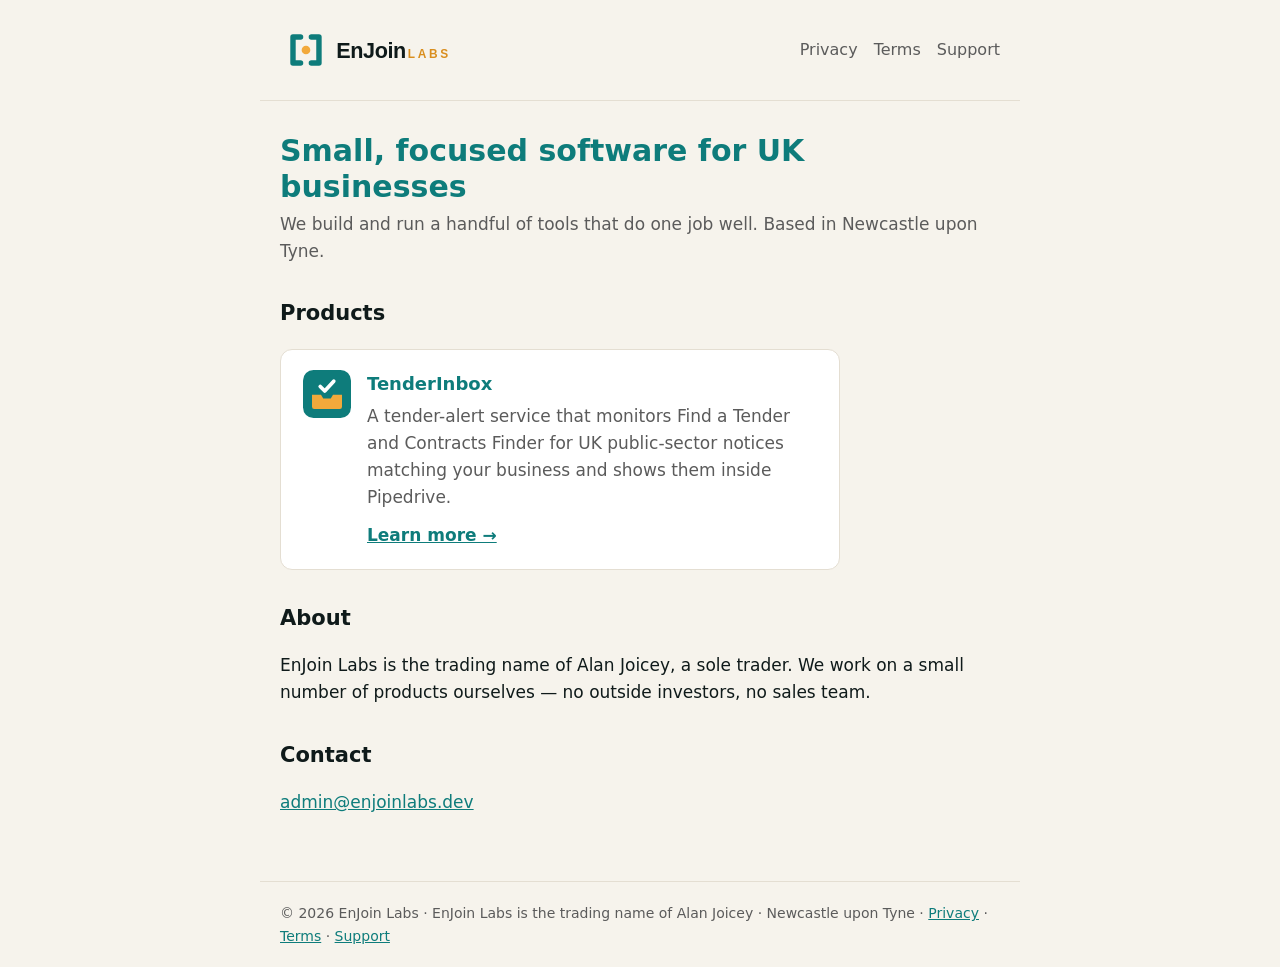
<file: index.html>
<!doctype html>
<html lang="en-GB">
<head>
<meta charset="utf-8">
<meta name="viewport" content="width=device-width,initial-scale=1">
<title>EnJoin Labs — small, focused software for UK businesses</title>
<meta name="description" content="EnJoin Labs builds small, focused software for UK businesses. Based in Newcastle upon Tyne. Our first product is TenderInbox, a tender-alert service for Pipedrive.">
<link rel="stylesheet" href="/site.css">
<link rel="icon" href="/assets/brand/enjoinlabs/favicon.ico" sizes="any">
<link rel="icon" href="/assets/brand/enjoinlabs/enjoinlabs-icon.svg" type="image/svg+xml">
<link rel="apple-touch-icon" href="/assets/brand/enjoinlabs/apple-touch-icon.png">
<meta property="og:type" content="website">
<meta property="og:site_name" content="EnJoin Labs">
<meta property="og:title" content="EnJoin Labs — small, focused software for UK businesses">
<meta property="og:description" content="Small, focused software for UK businesses. Based in Newcastle upon Tyne. Our first product is TenderInbox.">
<meta property="og:url" content="https://enjoinlabs.dev/">
<meta property="og:image" content="https://enjoinlabs.dev/assets/brand/enjoinlabs/enjoinlabs-icon-512.png">
<meta name="twitter:card" content="summary">
<meta name="twitter:title" content="EnJoin Labs — small, focused software for UK businesses">
<meta name="twitter:description" content="Small, focused software for UK businesses. Based in Newcastle upon Tyne. Our first product is TenderInbox.">
<meta name="twitter:image" content="https://enjoinlabs.dev/assets/brand/enjoinlabs/enjoinlabs-icon-512.png">
</head>
<body>
<header>
  <a class="brand" href="/"><picture>
    <source srcset="/assets/brand/enjoinlabs/enjoinlabs-lockup-dark.svg" media="(prefers-color-scheme: dark)">
    <img src="/assets/brand/enjoinlabs/enjoinlabs-lockup-light.svg" alt="EnJoin Labs" class="logo">
  </picture></a>
  <nav><a href="/privacy/">Privacy</a><a href="/terms/">Terms</a><a href="/support/">Support</a></nav>
</header>
<main>
  <h1>Small, focused software for UK businesses</h1>
  <p class="lede">We build and run a handful of tools that do one job well. Based in Newcastle upon Tyne.</p>

  <h2>Products</h2>
  <div class="card">
    <img src="/assets/brand/tenderinbox/tenderinbox-icon.svg" alt="">
    <div class="card-body">
      <h3>TenderInbox</h3>
      <p>A tender-alert service that monitors Find a Tender and Contracts Finder for UK public-sector notices matching your business and shows them inside Pipedrive.</p>
      <a href="/tenderinbox/">Learn more →</a>
    </div>
  </div>

  <h2>About</h2>
  <p>EnJoin Labs is the trading name of Alan Joicey, a sole trader. We work on a small number of products ourselves — no outside investors, no sales team.</p>

  <h2>Contact</h2>
  <p><a href="mailto:admin@enjoinlabs.dev">admin@enjoinlabs.dev</a></p>
</main>
<footer>© 2026 EnJoin Labs · EnJoin Labs is the trading name of Alan Joicey · <!-- address:start -->Newcastle upon Tyne<!-- address:end --> · <a href="/privacy/">Privacy</a> · <a href="/terms/">Terms</a> · <a href="/support/">Support</a></footer>
</body>
</html>
</file>
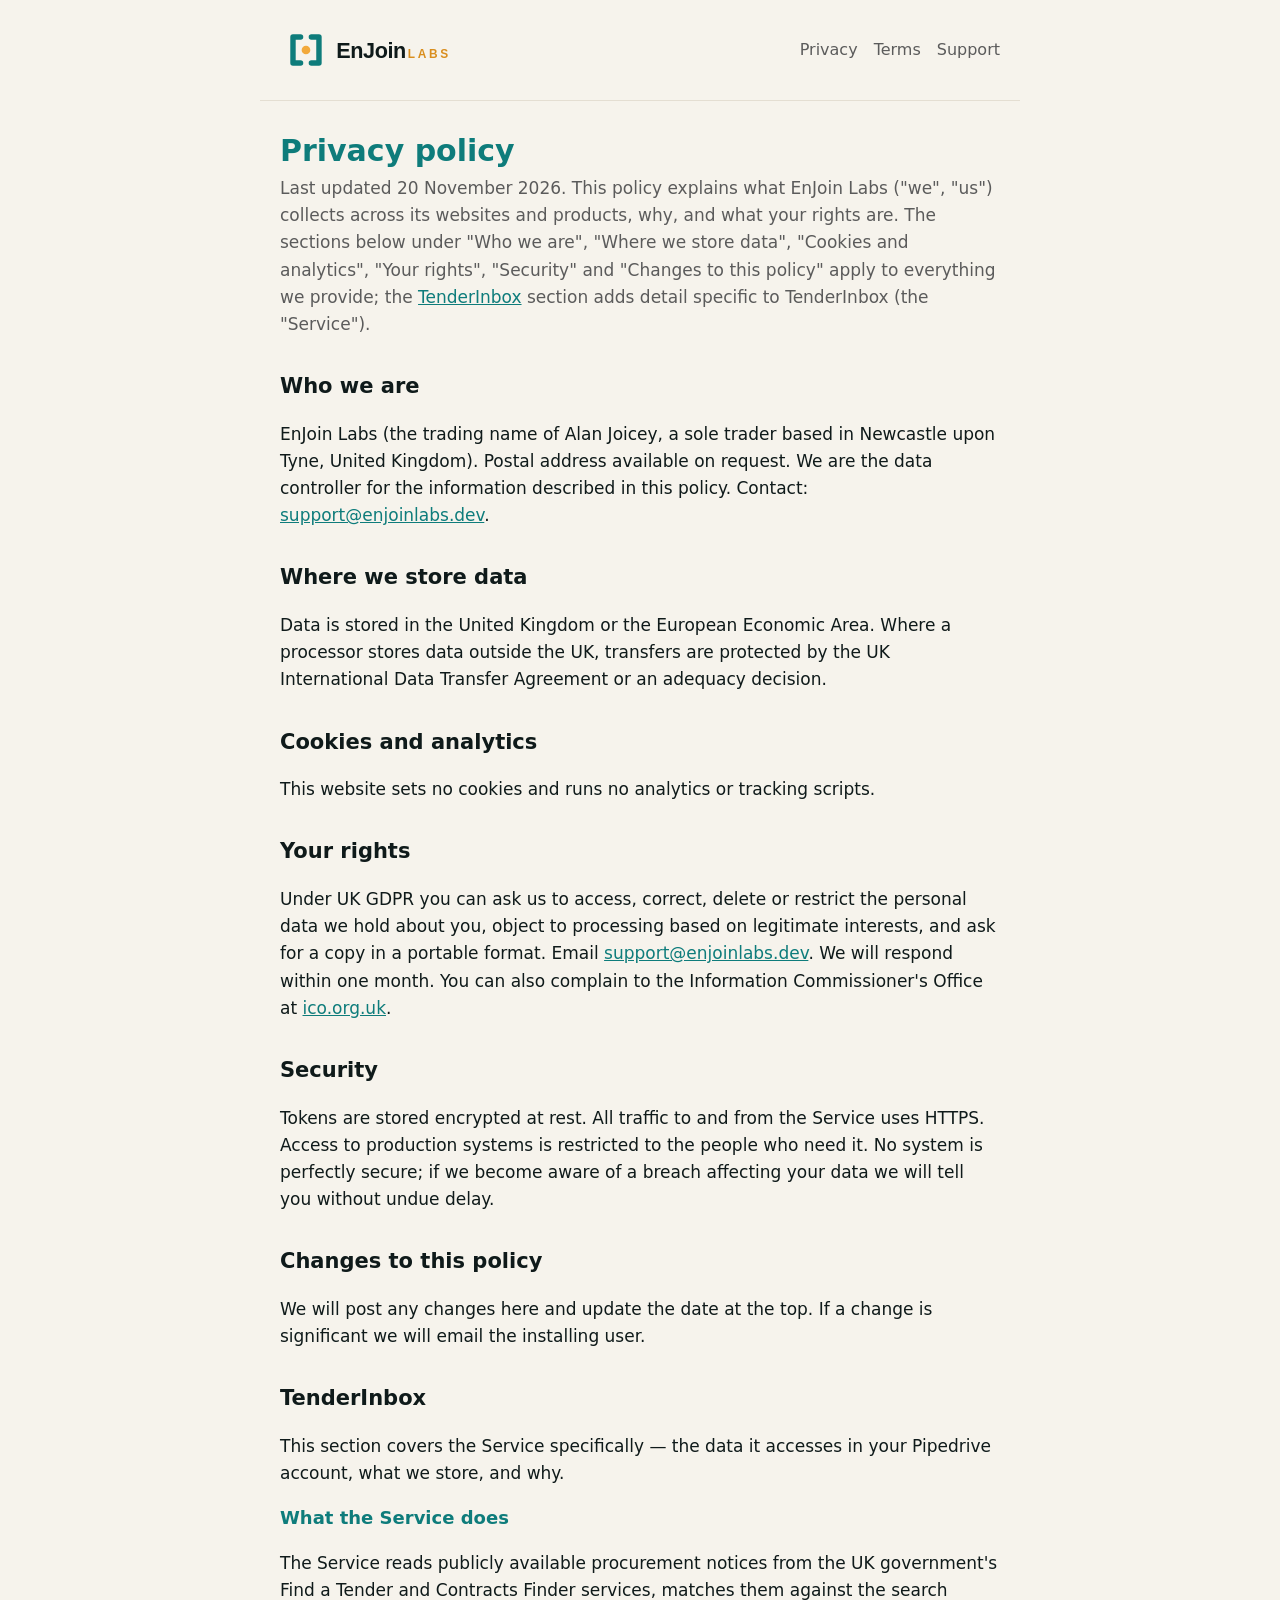
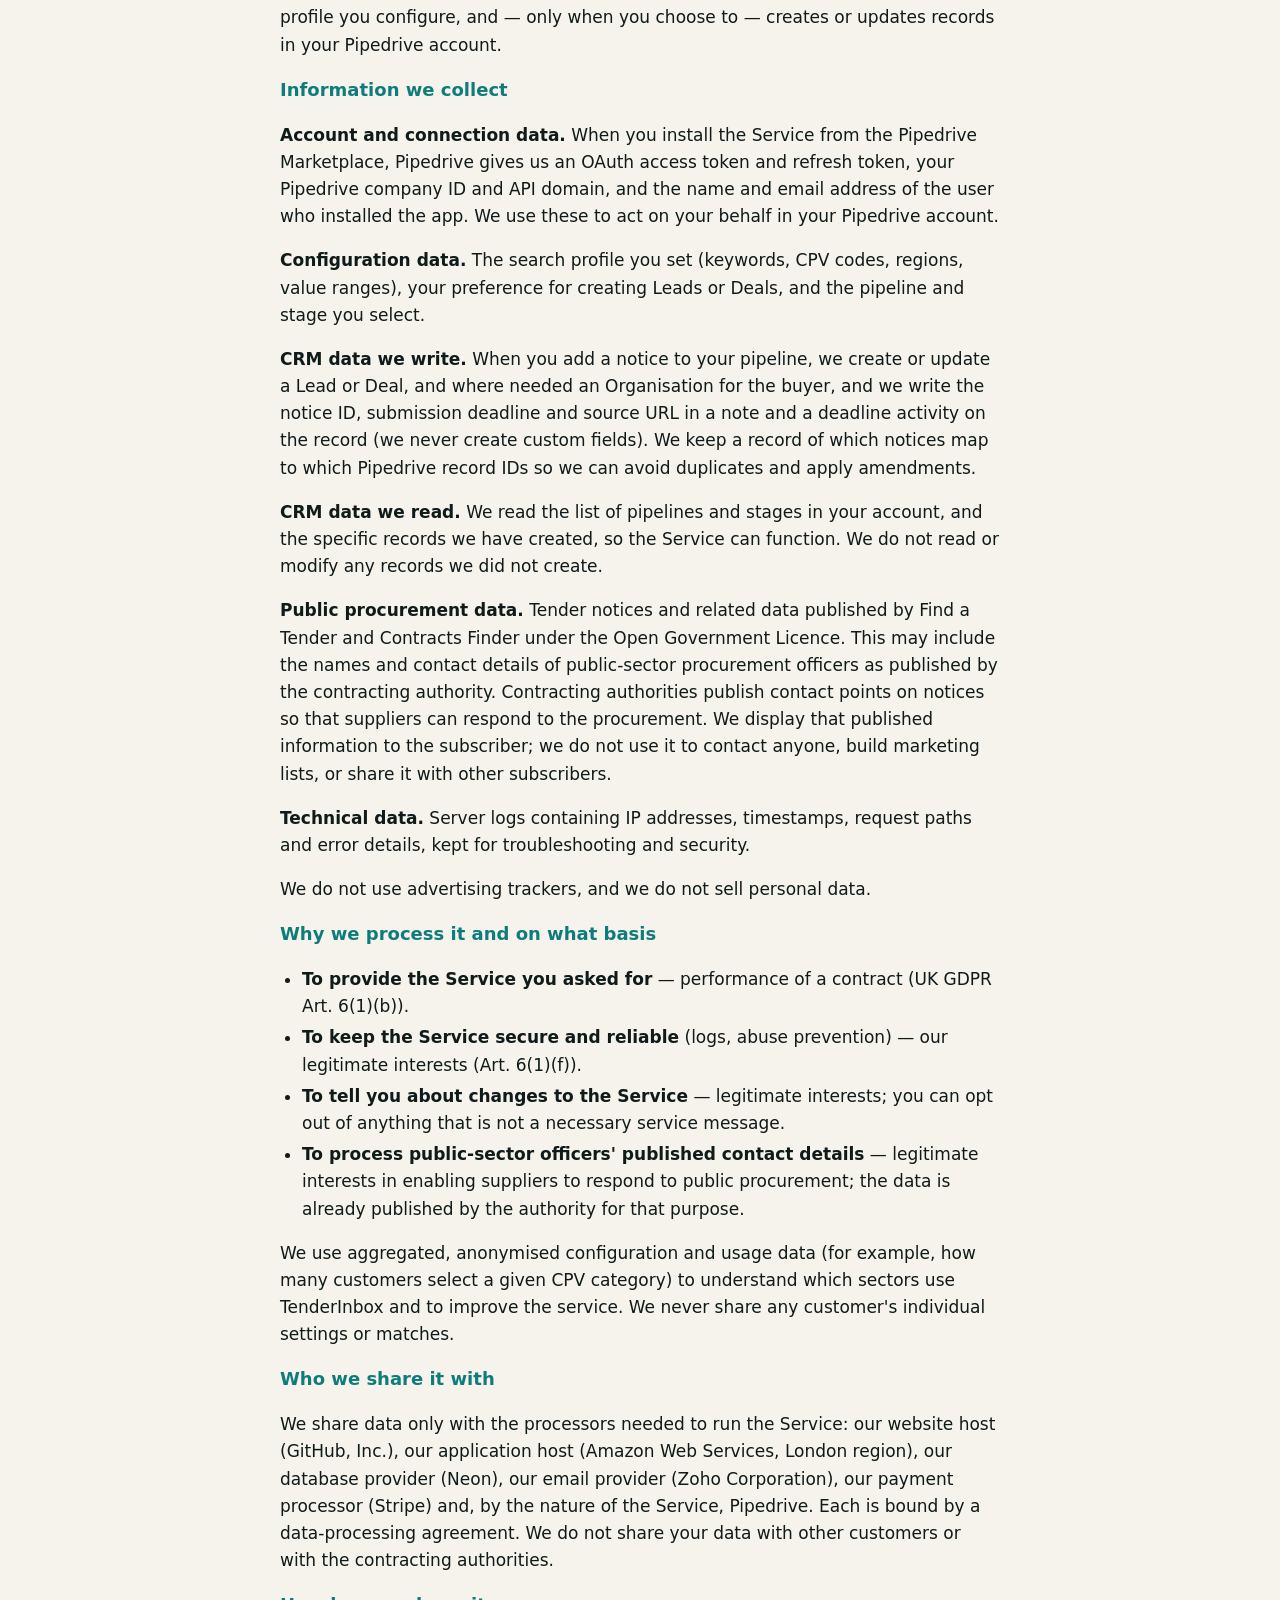
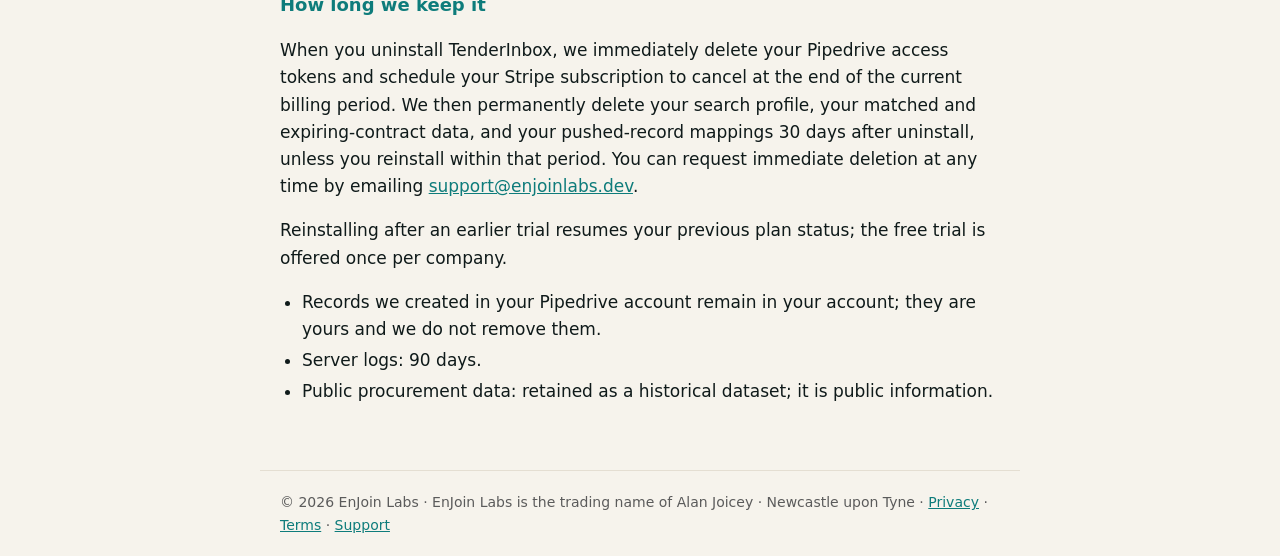
<file: privacy/index.html>
<!doctype html>
<html lang="en-GB">
<head>
<meta charset="utf-8">
<meta name="viewport" content="width=device-width,initial-scale=1">
<title>Privacy policy — EnJoin Labs</title>
<meta name="description" content="EnJoin Labs privacy policy. Company-wide data practices, plus a TenderInbox section covering the Pipedrive data we access and store.">
<link rel="stylesheet" href="/site.css">
<link rel="icon" href="/assets/brand/enjoinlabs/favicon.ico" sizes="any">
<link rel="icon" href="/assets/brand/enjoinlabs/enjoinlabs-icon.svg" type="image/svg+xml">
<link rel="apple-touch-icon" href="/assets/brand/enjoinlabs/apple-touch-icon.png">
<meta property="og:type" content="website">
<meta property="og:site_name" content="EnJoin Labs">
<meta property="og:title" content="Privacy policy — EnJoin Labs">
<meta property="og:description" content="Company-wide data practices, plus a TenderInbox section covering the Pipedrive data we access and store.">
<meta property="og:url" content="https://enjoinlabs.dev/privacy/">
<meta property="og:image" content="https://enjoinlabs.dev/assets/brand/enjoinlabs/enjoinlabs-icon-512.png">
<meta name="twitter:card" content="summary">
<meta name="twitter:title" content="Privacy policy — EnJoin Labs">
<meta name="twitter:description" content="Company-wide data practices, plus a TenderInbox section covering the Pipedrive data we access and store.">
<meta name="twitter:image" content="https://enjoinlabs.dev/assets/brand/enjoinlabs/enjoinlabs-icon-512.png">
</head>
<body>
<header>
  <a class="brand" href="/"><picture>
    <source srcset="/assets/brand/enjoinlabs/enjoinlabs-lockup-dark.svg" media="(prefers-color-scheme: dark)">
    <img src="/assets/brand/enjoinlabs/enjoinlabs-lockup-light.svg" alt="EnJoin Labs" class="logo">
  </picture></a>
  <nav><a href="/privacy/">Privacy</a><a href="/terms/">Terms</a><a href="/support/">Support</a></nav>
</header>
<main>
  <h1>Privacy policy</h1>
  <p class="lede">Last updated 20 November 2026. This policy explains what EnJoin Labs ("we", "us") collects across its websites and products, why, and what your rights are. The sections below under "Who we are", "Where we store data", "Cookies and analytics", "Your rights", "Security" and "Changes to this policy" apply to everything we provide; the <a href="#tenderinbox">TenderInbox</a> section adds detail specific to TenderInbox (the "Service").</p>

  <h2>Who we are</h2>
  <p>EnJoin Labs (the trading name of Alan Joicey, a sole trader based in <!-- address:start -->Newcastle upon Tyne<!-- address:end -->, United Kingdom). Postal address available on request. We are the data controller for the information described in this policy. Contact: <a href="mailto:support@enjoinlabs.dev">support@enjoinlabs.dev</a>.</p>

  <h2>Where we store data</h2>
  <p>Data is stored in the United Kingdom or the European Economic Area. Where a processor stores data outside the UK, transfers are protected by the UK International Data Transfer Agreement or an adequacy decision.</p>

  <h2>Cookies and analytics</h2>
  <p>This website sets no cookies and runs no analytics or tracking scripts.</p>

  <h2>Your rights</h2>
  <p>Under UK GDPR you can ask us to access, correct, delete or restrict the personal data we hold about you, object to processing based on legitimate interests, and ask for a copy in a portable format. Email <a href="mailto:support@enjoinlabs.dev">support@enjoinlabs.dev</a>. We will respond within one month. You can also complain to the Information Commissioner's Office at <a href="https://ico.org.uk/" rel="noopener">ico.org.uk</a>.</p>

  <h2>Security</h2>
  <p>Tokens are stored encrypted at rest. All traffic to and from the Service uses HTTPS. Access to production systems is restricted to the people who need it. No system is perfectly secure; if we become aware of a breach affecting your data we will tell you without undue delay.</p>

  <h2>Changes to this policy</h2>
  <p>We will post any changes here and update the date at the top. If a change is significant we will email the installing user.</p>

  <h2 id="tenderinbox">TenderInbox</h2>
  <p>This section covers the Service specifically — the data it accesses in your Pipedrive account, what we store, and why.</p>

  <h3>What the Service does</h3>
  <p>The Service reads publicly available procurement notices from the UK government's Find a Tender and Contracts Finder services, matches them against the search profile you configure, and — only when you choose to — creates or updates records in your Pipedrive account.</p>

  <h3>Information we collect</h3>
  <p><strong>Account and connection data.</strong> When you install the Service from the Pipedrive Marketplace, Pipedrive gives us an OAuth access token and refresh token, your Pipedrive company ID and API domain, and the name and email address of the user who installed the app. We use these to act on your behalf in your Pipedrive account.</p>
  <p><strong>Configuration data.</strong> The search profile you set (keywords, CPV codes, regions, value ranges), your preference for creating Leads or Deals, and the pipeline and stage you select.</p>
  <p><strong>CRM data we write.</strong> When you add a notice to your pipeline, we create or update a Lead or Deal, and where needed an Organisation for the buyer, and we write the notice ID, submission deadline and source URL in a note and a deadline activity on the record (we never create custom fields). We keep a record of which notices map to which Pipedrive record IDs so we can avoid duplicates and apply amendments.</p>
  <p><strong>CRM data we read.</strong> We read the list of pipelines and stages in your account, and the specific records we have created, so the Service can function. We do not read or modify any records we did not create.</p>
  <p><strong>Public procurement data.</strong> Tender notices and related data published by Find a Tender and Contracts Finder under the Open Government Licence. This may include the names and contact details of public-sector procurement officers as published by the contracting authority. Contracting authorities publish contact points on notices so that suppliers can respond to the procurement. We display that published information to the subscriber; we do not use it to contact anyone, build marketing lists, or share it with other subscribers.</p>
  <p><strong>Technical data.</strong> Server logs containing IP addresses, timestamps, request paths and error details, kept for troubleshooting and security.</p>
  <p>We do not use advertising trackers, and we do not sell personal data.</p>

  <h3>Why we process it and on what basis</h3>
  <ul>
    <li><strong>To provide the Service you asked for</strong> — performance of a contract (UK GDPR Art. 6(1)(b)).</li>
    <li><strong>To keep the Service secure and reliable</strong> (logs, abuse prevention) — our legitimate interests (Art. 6(1)(f)).</li>
    <li><strong>To tell you about changes to the Service</strong> — legitimate interests; you can opt out of anything that is not a necessary service message.</li>
    <li><strong>To process public-sector officers' published contact details</strong> — legitimate interests in enabling suppliers to respond to public procurement; the data is already published by the authority for that purpose.</li>
  </ul>
  <p>We use aggregated, anonymised configuration and usage data (for example, how many customers select a given CPV category) to understand which sectors use TenderInbox and to improve the service. We never share any customer's individual settings or matches.</p>

  <h3>Who we share it with</h3>
  <p>We share data only with the processors needed to run the Service: our website host (GitHub, Inc.), our application host (Amazon Web Services, London region), our database provider (Neon), our email provider (Zoho Corporation), our payment processor (Stripe) and, by the nature of the Service, Pipedrive. Each is bound by a data-processing agreement. We do not share your data with other customers or with the contracting authorities.</p>

  <h3>How long we keep it</h3>
  <p>When you uninstall TenderInbox, we immediately delete your Pipedrive access tokens and schedule your Stripe subscription to cancel at the end of the current billing period. We then permanently delete your search profile, your matched and expiring-contract data, and your pushed-record mappings 30 days after uninstall, unless you reinstall within that period. You can request immediate deletion at any time by emailing <a href="mailto:support@enjoinlabs.dev">support@enjoinlabs.dev</a>.</p>
  <p>Reinstalling after an earlier trial resumes your previous plan status; the free trial is offered once per company.</p>
  <ul>
    <li>Records we created in your Pipedrive account remain in your account; they are yours and we do not remove them.</li>
    <li>Server logs: 90 days.</li>
    <li>Public procurement data: retained as a historical dataset; it is public information.</li>
  </ul>
</main>
<footer>© 2026 EnJoin Labs · EnJoin Labs is the trading name of Alan Joicey · <!-- address:start -->Newcastle upon Tyne<!-- address:end --> · <a href="/privacy/">Privacy</a> · <a href="/terms/">Terms</a> · <a href="/support/">Support</a></footer>
</body>
</html>
</file>
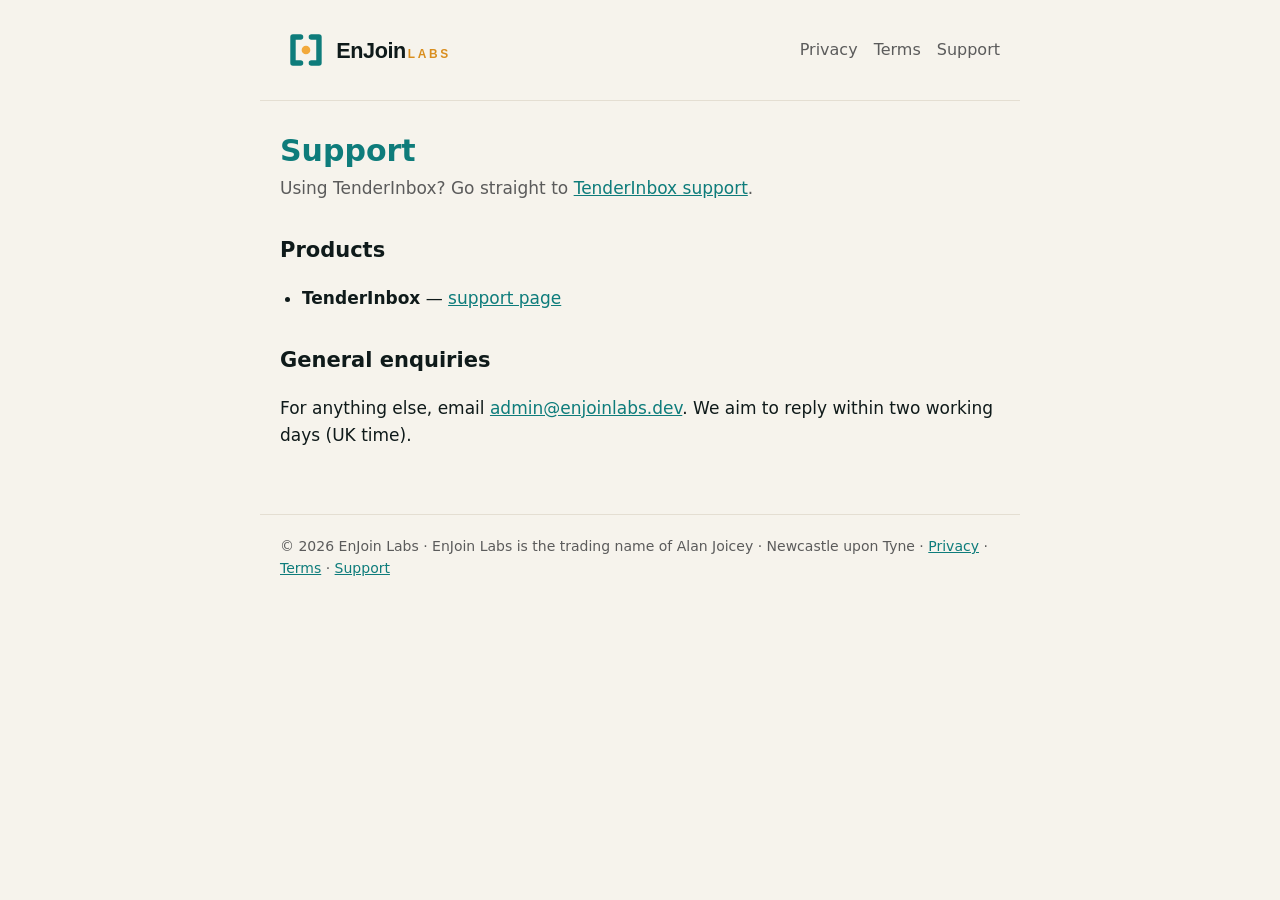
<file: support/index.html>
<!doctype html>
<html lang="en-GB">
<head>
<meta charset="utf-8">
<meta name="viewport" content="width=device-width,initial-scale=1">
<title>Support — EnJoin Labs</title>
<meta name="description" content="EnJoin Labs support. For TenderInbox, see the TenderInbox support page, or email support@enjoinlabs.dev.">
<link rel="stylesheet" href="/site.css">
<link rel="icon" href="/assets/brand/enjoinlabs/favicon.ico" sizes="any">
<link rel="icon" href="/assets/brand/enjoinlabs/enjoinlabs-icon.svg" type="image/svg+xml">
<link rel="apple-touch-icon" href="/assets/brand/enjoinlabs/apple-touch-icon.png">
<meta property="og:type" content="website">
<meta property="og:site_name" content="EnJoin Labs">
<meta property="og:title" content="Support — EnJoin Labs">
<meta property="og:description" content="For TenderInbox, see the TenderInbox support page, or email support@enjoinlabs.dev.">
<meta property="og:url" content="https://enjoinlabs.dev/support/">
<meta property="og:image" content="https://enjoinlabs.dev/assets/brand/enjoinlabs/enjoinlabs-icon-512.png">
<meta name="twitter:card" content="summary">
<meta name="twitter:title" content="Support — EnJoin Labs">
<meta name="twitter:description" content="For TenderInbox, see the TenderInbox support page, or email support@enjoinlabs.dev.">
<meta name="twitter:image" content="https://enjoinlabs.dev/assets/brand/enjoinlabs/enjoinlabs-icon-512.png">
</head>
<body>
<header>
  <a class="brand" href="/"><picture>
    <source srcset="/assets/brand/enjoinlabs/enjoinlabs-lockup-dark.svg" media="(prefers-color-scheme: dark)">
    <img src="/assets/brand/enjoinlabs/enjoinlabs-lockup-light.svg" alt="EnJoin Labs" class="logo">
  </picture></a>
  <nav><a href="/privacy/">Privacy</a><a href="/terms/">Terms</a><a href="/support/">Support</a></nav>
</header>
<main>
  <h1>Support</h1>
  <p class="lede">Using TenderInbox? Go straight to <a href="/tenderinbox/support/">TenderInbox support</a>.</p>

  <h2>Products</h2>
  <ul>
    <li><strong>TenderInbox</strong> — <a href="/tenderinbox/support/">support page</a></li>
  </ul>

  <h2>General enquiries</h2>
  <p>For anything else, email <a href="mailto:admin@enjoinlabs.dev">admin@enjoinlabs.dev</a>. We aim to reply within two working days (UK time).</p>
</main>
<footer>© 2026 EnJoin Labs · EnJoin Labs is the trading name of Alan Joicey · <!-- address:start -->Newcastle upon Tyne<!-- address:end --> · <a href="/privacy/">Privacy</a> · <a href="/terms/">Terms</a> · <a href="/support/">Support</a></footer>
</body>
</html>
</file>
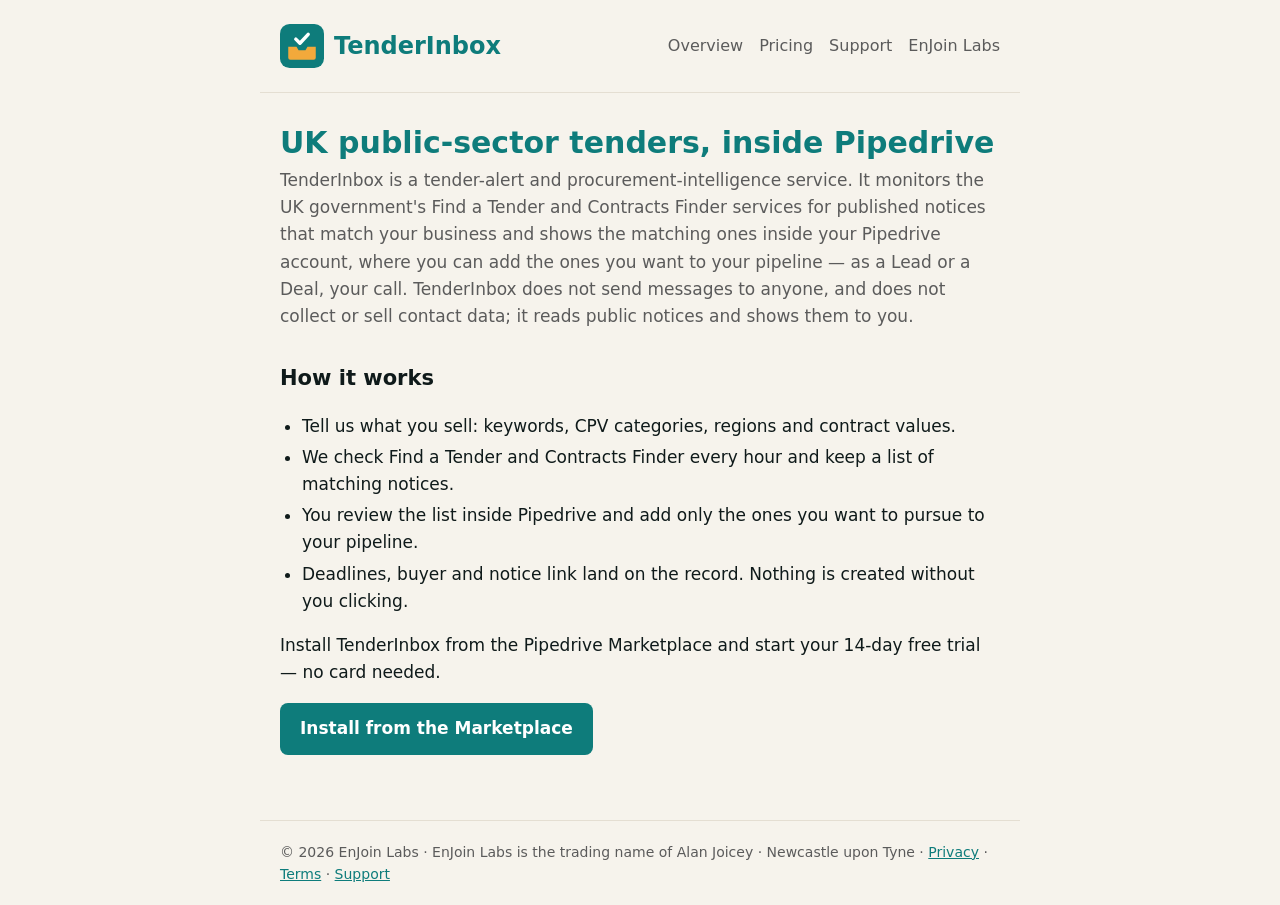
<file: tenderinbox/index.html>
<!doctype html>
<html lang="en-GB">
<head>
<meta charset="utf-8">
<meta name="viewport" content="width=device-width,initial-scale=1">
<title>TenderInbox — UK public-sector tenders inside Pipedrive</title>
<meta name="description" content="TenderInbox is a tender-alert service that monitors Find a Tender and Contracts Finder for published notices matching your business and shows them inside Pipedrive, where you add the ones you want to your pipeline as a Lead or a Deal.">
<link rel="stylesheet" href="/site.css">
<link rel="icon" href="/assets/brand/tenderinbox/favicon.ico" sizes="any">
<link rel="icon" href="/assets/brand/tenderinbox/tenderinbox-icon.svg" type="image/svg+xml">
<link rel="apple-touch-icon" href="/assets/brand/tenderinbox/apple-touch-icon.png">
<meta property="og:type" content="website">
<meta property="og:site_name" content="TenderInbox">
<meta property="og:title" content="TenderInbox — UK public-sector tenders inside Pipedrive">
<meta property="og:description" content="A tender-alert service that monitors Find a Tender and Contracts Finder and shows matching published notices inside your Pipedrive account.">
<meta property="og:url" content="https://enjoinlabs.dev/tenderinbox/">
<meta property="og:image" content="https://enjoinlabs.dev/assets/brand/tenderinbox/tenderinbox-icon-512.png">
<meta name="twitter:card" content="summary">
<meta name="twitter:title" content="TenderInbox — UK public-sector tenders inside Pipedrive">
<meta name="twitter:description" content="A tender-alert service that monitors Find a Tender and Contracts Finder and shows matching published notices inside your Pipedrive account.">
<meta name="twitter:image" content="https://enjoinlabs.dev/assets/brand/tenderinbox/tenderinbox-icon-512.png">
</head>
<body>
<header>
  <a class="brand" href="/tenderinbox/"><img class="brand-icon" src="/assets/brand/tenderinbox/tenderinbox-icon.svg" alt=""><span>TenderInbox</span></a>
  <nav><a href="/tenderinbox/">Overview</a><a href="/tenderinbox/pricing/">Pricing</a><a href="/tenderinbox/support/">Support</a><a href="/">EnJoin Labs</a></nav>
</header>
<main>
  <h1>UK public-sector tenders, inside Pipedrive</h1>
  <p class="lede">TenderInbox is a tender-alert and procurement-intelligence service. It monitors the UK government's Find a Tender and Contracts Finder services for published notices that match your business and shows the matching ones inside your Pipedrive account, where you can add the ones you want to your pipeline — as a Lead or a Deal, your call. TenderInbox does not send messages to anyone, and does not collect or sell contact data; it reads public notices and shows them to you.</p>

  <h2>How it works</h2>
  <ul>
    <li>Tell us what you sell: keywords, CPV categories, regions and contract values.</li>
    <li>We check Find a Tender and Contracts Finder every hour and keep a list of matching notices.</li>
    <li>You review the list inside Pipedrive and add only the ones you want to pursue to your pipeline.</li>
    <li>Deadlines, buyer and notice link land on the record. Nothing is created without you clicking.</li>
  </ul>

  <p>Install TenderInbox from the Pipedrive Marketplace and start your 14-day free trial — no card needed.</p>
  <p><!-- marketplace-url:start --><a class="btn" href="https://www.pipedrive.com/en/marketplace" rel="noopener">Install from the Marketplace</a><!-- marketplace-url:end --></p>
</main>
<footer>© 2026 EnJoin Labs · EnJoin Labs is the trading name of Alan Joicey · <!-- address:start -->Newcastle upon Tyne<!-- address:end --> · <a href="/privacy/">Privacy</a> · <a href="/terms/">Terms</a> · <a href="/support/">Support</a></footer>
</body>
</html>
</file>
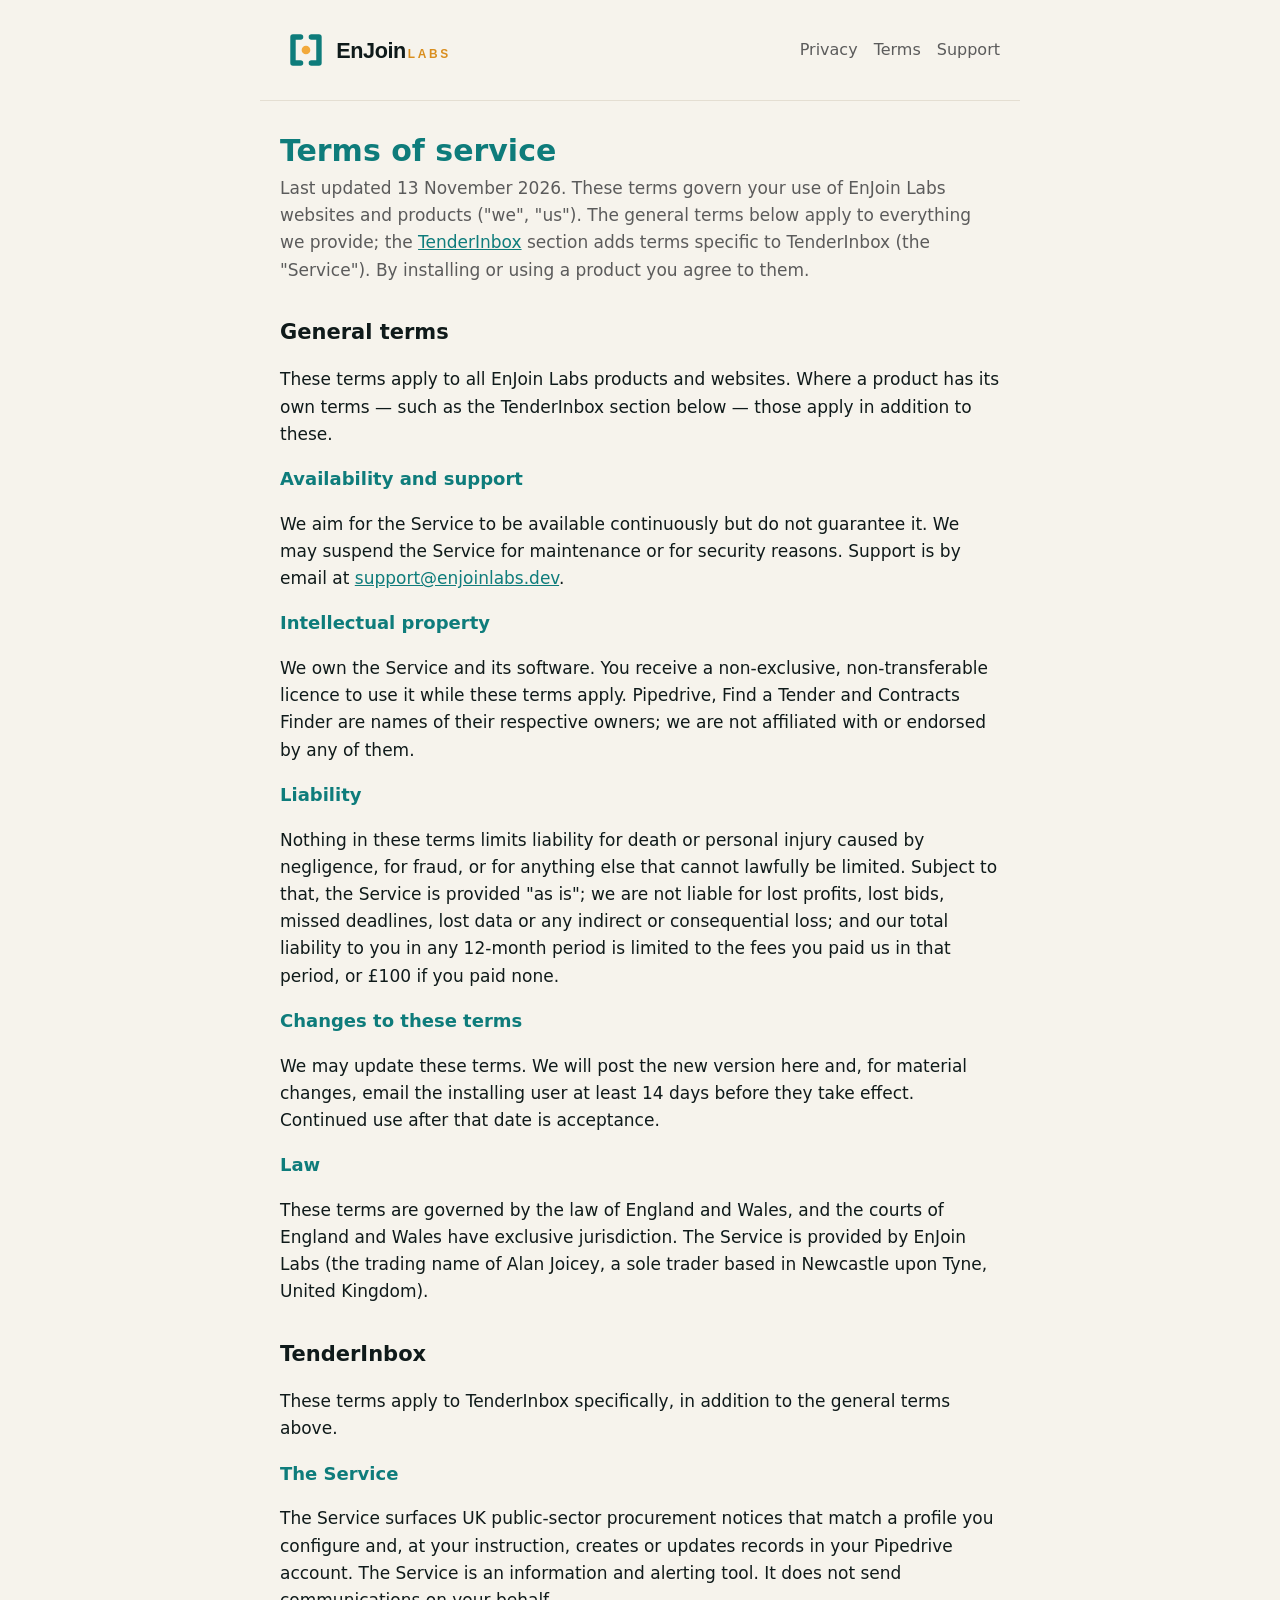
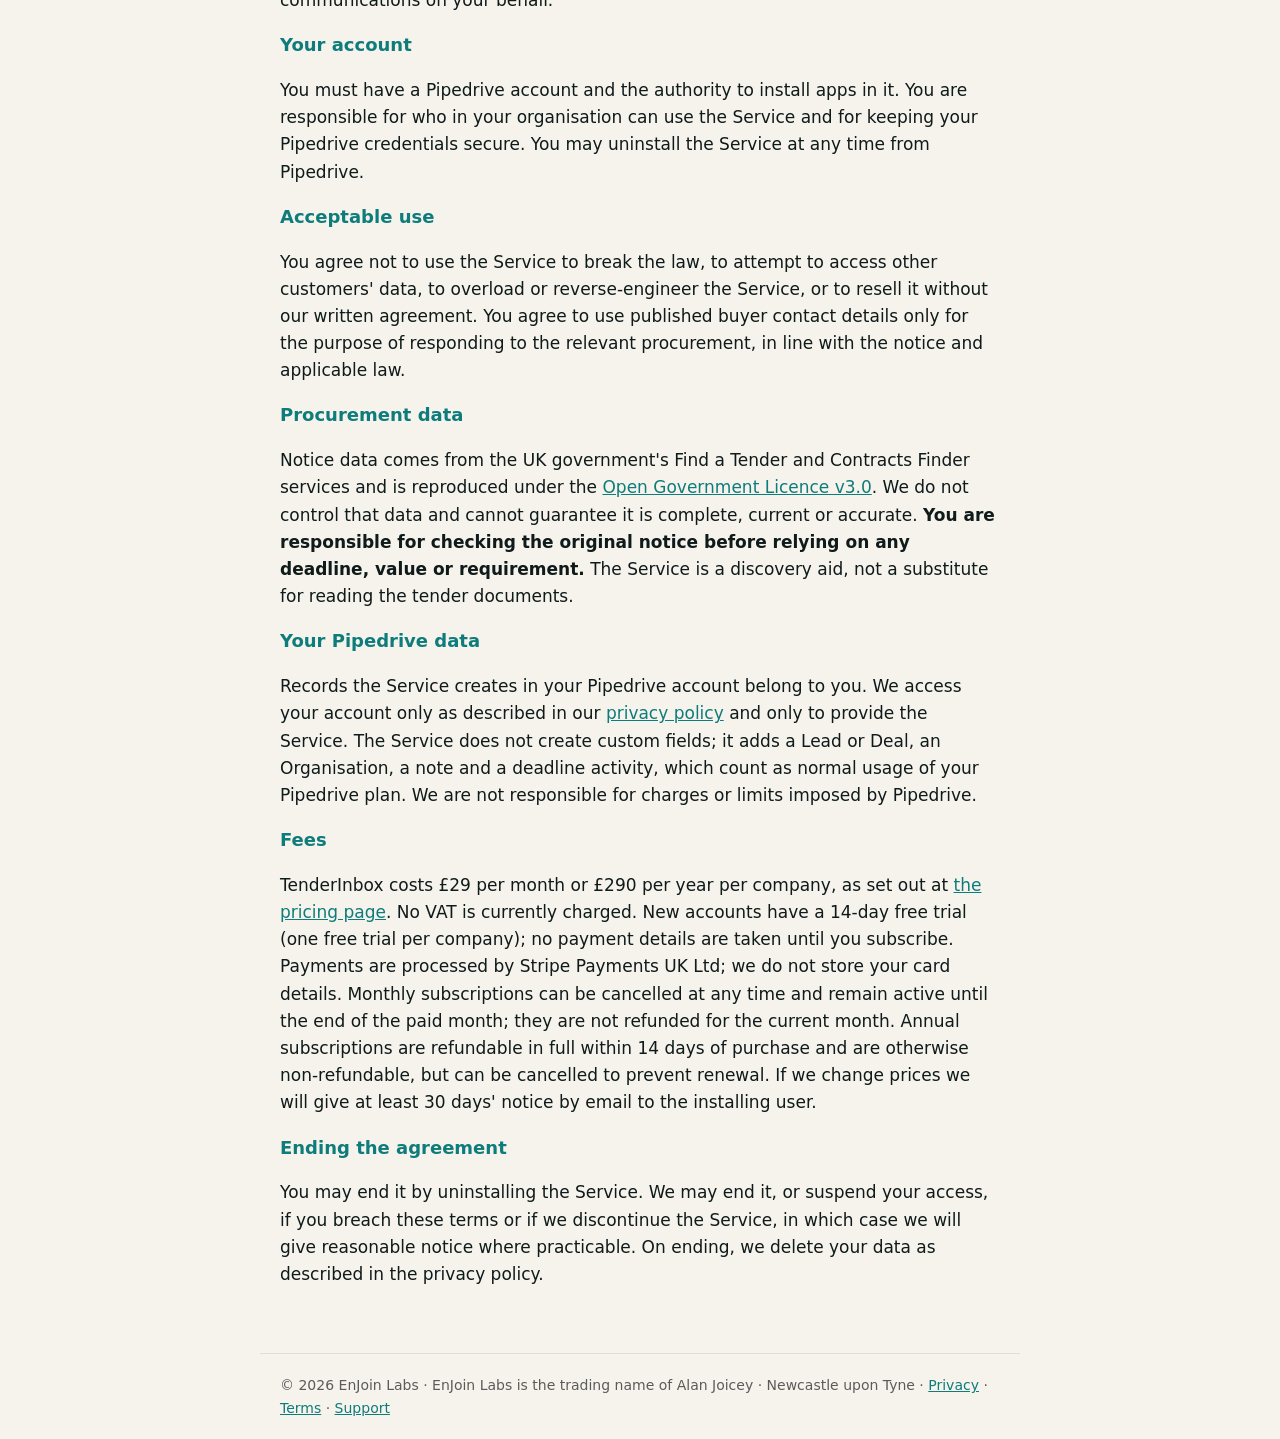
<file: terms/index.html>
<!doctype html>
<html lang="en-GB">
<head>
<meta charset="utf-8">
<meta name="viewport" content="width=device-width,initial-scale=1">
<title>Terms of service — EnJoin Labs</title>
<meta name="description" content="EnJoin Labs terms of service. General terms for all EnJoin Labs products and websites, plus a TenderInbox section covering the Pipedrive app, Stripe billing and refunds.">
<link rel="stylesheet" href="/site.css">
<link rel="icon" href="/assets/brand/enjoinlabs/favicon.ico" sizes="any">
<link rel="icon" href="/assets/brand/enjoinlabs/enjoinlabs-icon.svg" type="image/svg+xml">
<link rel="apple-touch-icon" href="/assets/brand/enjoinlabs/apple-touch-icon.png">
<meta property="og:type" content="website">
<meta property="og:site_name" content="EnJoin Labs">
<meta property="og:title" content="Terms of service — EnJoin Labs">
<meta property="og:description" content="General terms for all EnJoin Labs products and websites, plus a TenderInbox section covering the Pipedrive app, Stripe billing and refunds.">
<meta property="og:url" content="https://enjoinlabs.dev/terms/">
<meta property="og:image" content="https://enjoinlabs.dev/assets/brand/enjoinlabs/enjoinlabs-icon-512.png">
<meta name="twitter:card" content="summary">
<meta name="twitter:title" content="Terms of service — EnJoin Labs">
<meta name="twitter:description" content="General terms for all EnJoin Labs products and websites, plus a TenderInbox section covering the Pipedrive app, Stripe billing and refunds.">
<meta name="twitter:image" content="https://enjoinlabs.dev/assets/brand/enjoinlabs/enjoinlabs-icon-512.png">
</head>
<body>
<header>
  <a class="brand" href="/"><picture>
    <source srcset="/assets/brand/enjoinlabs/enjoinlabs-lockup-dark.svg" media="(prefers-color-scheme: dark)">
    <img src="/assets/brand/enjoinlabs/enjoinlabs-lockup-light.svg" alt="EnJoin Labs" class="logo">
  </picture></a>
  <nav><a href="/privacy/">Privacy</a><a href="/terms/">Terms</a><a href="/support/">Support</a></nav>
</header>
<main>
  <h1>Terms of service</h1>
  <p class="lede">Last updated 13 November 2026. These terms govern your use of EnJoin Labs websites and products ("we", "us"). The general terms below apply to everything we provide; the <a href="#tenderinbox">TenderInbox</a> section adds terms specific to TenderInbox (the "Service"). By installing or using a product you agree to them.</p>

  <h2>General terms</h2>
  <p>These terms apply to all EnJoin Labs products and websites. Where a product has its own terms — such as the TenderInbox section below — those apply in addition to these.</p>

  <h3>Availability and support</h3>
  <p>We aim for the Service to be available continuously but do not guarantee it. We may suspend the Service for maintenance or for security reasons. Support is by email at <a href="mailto:support@enjoinlabs.dev">support@enjoinlabs.dev</a>.</p>

  <h3>Intellectual property</h3>
  <p>We own the Service and its software. You receive a non-exclusive, non-transferable licence to use it while these terms apply. Pipedrive, Find a Tender and Contracts Finder are names of their respective owners; we are not affiliated with or endorsed by any of them.</p>

  <h3>Liability</h3>
  <p>Nothing in these terms limits liability for death or personal injury caused by negligence, for fraud, or for anything else that cannot lawfully be limited. Subject to that, the Service is provided "as is"; we are not liable for lost profits, lost bids, missed deadlines, lost data or any indirect or consequential loss; and our total liability to you in any 12-month period is limited to the fees you paid us in that period, or £100 if you paid none.</p>

  <h3>Changes to these terms</h3>
  <p>We may update these terms. We will post the new version here and, for material changes, email the installing user at least 14 days before they take effect. Continued use after that date is acceptance.</p>

  <h3>Law</h3>
  <p>These terms are governed by the law of England and Wales, and the courts of England and Wales have exclusive jurisdiction. The Service is provided by EnJoin Labs (the trading name of Alan Joicey, a sole trader based in <!-- address:start -->Newcastle upon Tyne<!-- address:end -->, United Kingdom).</p>

  <h2 id="tenderinbox">TenderInbox</h2>
  <p>These terms apply to TenderInbox specifically, in addition to the general terms above.</p>

  <h3>The Service</h3>
  <p>The Service surfaces UK public-sector procurement notices that match a profile you configure and, at your instruction, creates or updates records in your Pipedrive account. The Service is an information and alerting tool. It does not send communications on your behalf.</p>

  <h3>Your account</h3>
  <p>You must have a Pipedrive account and the authority to install apps in it. You are responsible for who in your organisation can use the Service and for keeping your Pipedrive credentials secure. You may uninstall the Service at any time from Pipedrive.</p>

  <h3>Acceptable use</h3>
  <p>You agree not to use the Service to break the law, to attempt to access other customers' data, to overload or reverse-engineer the Service, or to resell it without our written agreement. You agree to use published buyer contact details only for the purpose of responding to the relevant procurement, in line with the notice and applicable law.</p>

  <h3>Procurement data</h3>
  <p>Notice data comes from the UK government's Find a Tender and Contracts Finder services and is reproduced under the <a href="https://www.nationalarchives.gov.uk/doc/open-government-licence/version/3/" rel="noopener">Open Government Licence v3.0</a>. We do not control that data and cannot guarantee it is complete, current or accurate. <strong>You are responsible for checking the original notice before relying on any deadline, value or requirement.</strong> The Service is a discovery aid, not a substitute for reading the tender documents.</p>

  <h3>Your Pipedrive data</h3>
  <p>Records the Service creates in your Pipedrive account belong to you. We access your account only as described in our <a href="/privacy/">privacy policy</a> and only to provide the Service. The Service does not create custom fields; it adds a Lead or Deal, an Organisation, a note and a deadline activity, which count as normal usage of your Pipedrive plan. We are not responsible for charges or limits imposed by Pipedrive.</p>

  <h3>Fees</h3>
  <p>TenderInbox costs £29 per month or £290 per year per company, as set out at <a href="/tenderinbox/pricing/">the pricing page</a>. No VAT is currently charged. New accounts have a 14-day free trial (one free trial per company); no payment details are taken until you subscribe. Payments are processed by Stripe Payments UK Ltd; we do not store your card details. Monthly subscriptions can be cancelled at any time and remain active until the end of the paid month; they are not refunded for the current month. Annual subscriptions are refundable in full within 14 days of purchase and are otherwise non-refundable, but can be cancelled to prevent renewal. If we change prices we will give at least 30 days' notice by email to the installing user.</p>

  <h3>Ending the agreement</h3>
  <p>You may end it by uninstalling the Service. We may end it, or suspend your access, if you breach these terms or if we discontinue the Service, in which case we will give reasonable notice where practicable. On ending, we delete your data as described in the privacy policy.</p>
</main>
<footer>© 2026 EnJoin Labs · EnJoin Labs is the trading name of Alan Joicey · <!-- address:start -->Newcastle upon Tyne<!-- address:end --> · <a href="/privacy/">Privacy</a> · <a href="/terms/">Terms</a> · <a href="/support/">Support</a></footer>
</body>
</html>
</file>
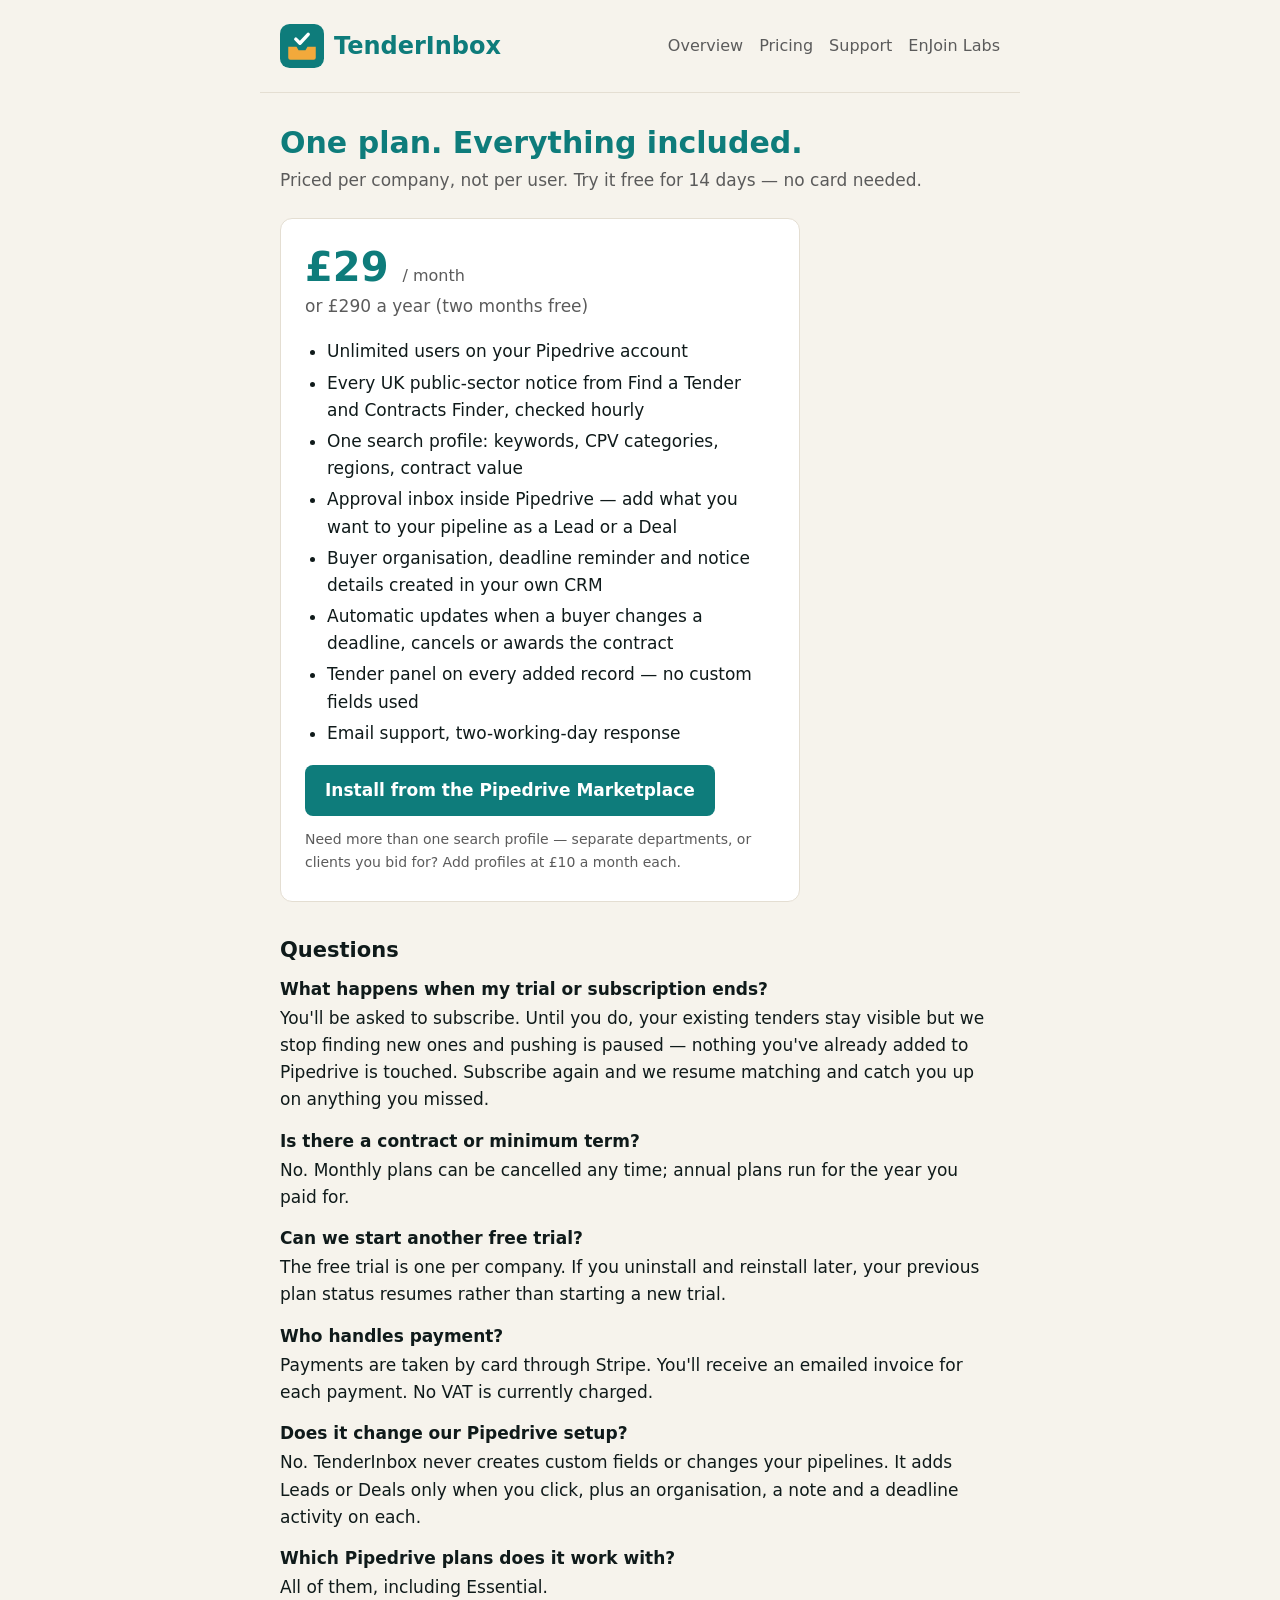
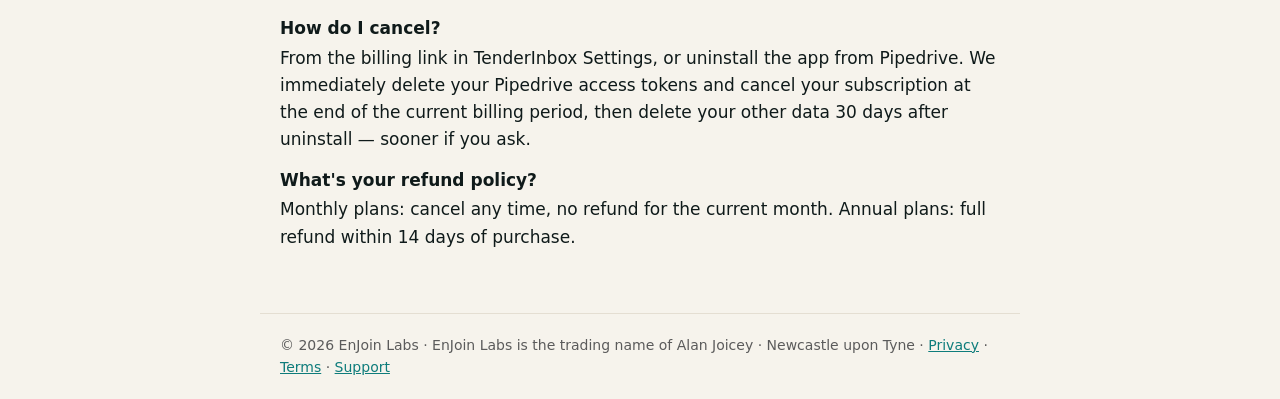
<file: tenderinbox/pricing/index.html>
<!doctype html>
<html lang="en-GB">
<head>
<meta charset="utf-8">
<meta name="viewport" content="width=device-width,initial-scale=1">
<title>Pricing — TenderInbox</title>
<meta name="description" content="TenderInbox pricing: one plan, £29 a month or £290 a year per company, unlimited users, 14-day free trial.">
<link rel="stylesheet" href="/site.css">
<link rel="icon" href="/assets/brand/tenderinbox/favicon.ico" sizes="any">
<link rel="icon" href="/assets/brand/tenderinbox/tenderinbox-icon.svg" type="image/svg+xml">
<link rel="apple-touch-icon" href="/assets/brand/tenderinbox/apple-touch-icon.png">
<meta property="og:type" content="website">
<meta property="og:site_name" content="TenderInbox">
<meta property="og:title" content="Pricing — TenderInbox">
<meta property="og:description" content="One plan, £29 a month or £290 a year per company, unlimited users, 14-day free trial.">
<meta property="og:url" content="https://enjoinlabs.dev/tenderinbox/pricing/">
<meta property="og:image" content="https://enjoinlabs.dev/assets/brand/tenderinbox/tenderinbox-icon-512.png">
<meta name="twitter:card" content="summary">
<meta name="twitter:title" content="Pricing — TenderInbox">
<meta name="twitter:description" content="One plan, £29 a month or £290 a year per company, unlimited users, 14-day free trial.">
<meta name="twitter:image" content="https://enjoinlabs.dev/assets/brand/tenderinbox/tenderinbox-icon-512.png">
<style>
.plan{border:1px solid var(--rule);border-radius:12px;padding:28px 24px;margin:24px 0;max-width:520px;background:var(--card-bg)}
.plan .price{font-size:40px;font-weight:700;color:var(--teal-text);line-height:1}
.plan .price small{font-size:16px;font-weight:400;color:var(--muted)}
.plan .alt{color:var(--muted);margin:6px 0 18px}
.plan ul{margin:0 0 18px}
.cta{display:inline-block;background:var(--teal);color:#fff;text-decoration:none;padding:12px 20px;border-radius:8px;font-weight:600}
.cta:hover{opacity:.92}
.faq p{margin:0 0 14px}
.faq strong{display:block;margin-bottom:2px}
</style>
</head>
<body>
<header>
  <a class="brand" href="/tenderinbox/"><img class="brand-icon" src="/assets/brand/tenderinbox/tenderinbox-icon.svg" alt=""><span>TenderInbox</span></a>
  <nav><a href="/tenderinbox/">Overview</a><a href="/tenderinbox/pricing/">Pricing</a><a href="/tenderinbox/support/">Support</a><a href="/">EnJoin Labs</a></nav>
</header>
<main>
  <h1>One plan. Everything included.</h1>
  <p class="lede">Priced per company, not per user. Try it free for 14 days — no card needed.</p>

  <div class="plan">
    <div class="price">£29 <small>/ month</small></div>
    <div class="alt">or £290 a year (two months free)</div>
    <ul>
      <li>Unlimited users on your Pipedrive account</li>
      <li>Every UK public-sector notice from Find a Tender and Contracts Finder, checked hourly</li>
      <li>One search profile: keywords, CPV categories, regions, contract value</li>
      <li>Approval inbox inside Pipedrive — add what you want to your pipeline as a Lead or a Deal</li>
      <li>Buyer organisation, deadline reminder and notice details created in your own CRM</li>
      <li>Automatic updates when a buyer changes a deadline, cancels or awards the contract</li>
      <li>Tender panel on every added record — no custom fields used</li>
      <li>Email support, two-working-day response</li>
    </ul>
    <!-- marketplace-url:start --><a class="cta" href="https://www.pipedrive.com/en/marketplace" rel="noopener">Install from the Pipedrive Marketplace</a><!-- marketplace-url:end -->
    <p style="margin:12px 0 0;color:var(--muted);font-size:14px">Need more than one search profile — separate departments, or clients you bid for? Add profiles at £10 a month each.</p>
  </div>

  <h2>Questions</h2>
  <div class="faq">
    <p><strong>What happens when my trial or subscription ends?</strong>You'll be asked to subscribe. Until you do, your existing tenders stay visible but we stop finding new ones and pushing is paused — nothing you've already added to Pipedrive is touched. Subscribe again and we resume matching and catch you up on anything you missed.</p>
    <p><strong>Is there a contract or minimum term?</strong>No. Monthly plans can be cancelled any time; annual plans run for the year you paid for.</p>
    <p><strong>Can we start another free trial?</strong>The free trial is one per company. If you uninstall and reinstall later, your previous plan status resumes rather than starting a new trial.</p>
    <p><strong>Who handles payment?</strong>Payments are taken by card through Stripe. You'll receive an emailed invoice for each payment. No VAT is currently charged.</p>
    <p><strong>Does it change our Pipedrive setup?</strong>No. TenderInbox never creates custom fields or changes your pipelines. It adds Leads or Deals only when you click, plus an organisation, a note and a deadline activity on each.</p>
    <p><strong>Which Pipedrive plans does it work with?</strong>All of them, including Essential.</p>
    <p><strong>How do I cancel?</strong>From the billing link in TenderInbox Settings, or uninstall the app from Pipedrive. We immediately delete your Pipedrive access tokens and cancel your subscription at the end of the current billing period, then delete your other data 30 days after uninstall — sooner if you ask.</p>
    <p><strong>What's your refund policy?</strong>Monthly plans: cancel any time, no refund for the current month. Annual plans: full refund within 14 days of purchase.</p>
  </div>
</main>
<footer>© 2026 EnJoin Labs · EnJoin Labs is the trading name of Alan Joicey · <!-- address:start -->Newcastle upon Tyne<!-- address:end --> · <a href="/privacy/">Privacy</a> · <a href="/terms/">Terms</a> · <a href="/support/">Support</a></footer>
</body>
</html>
</file>
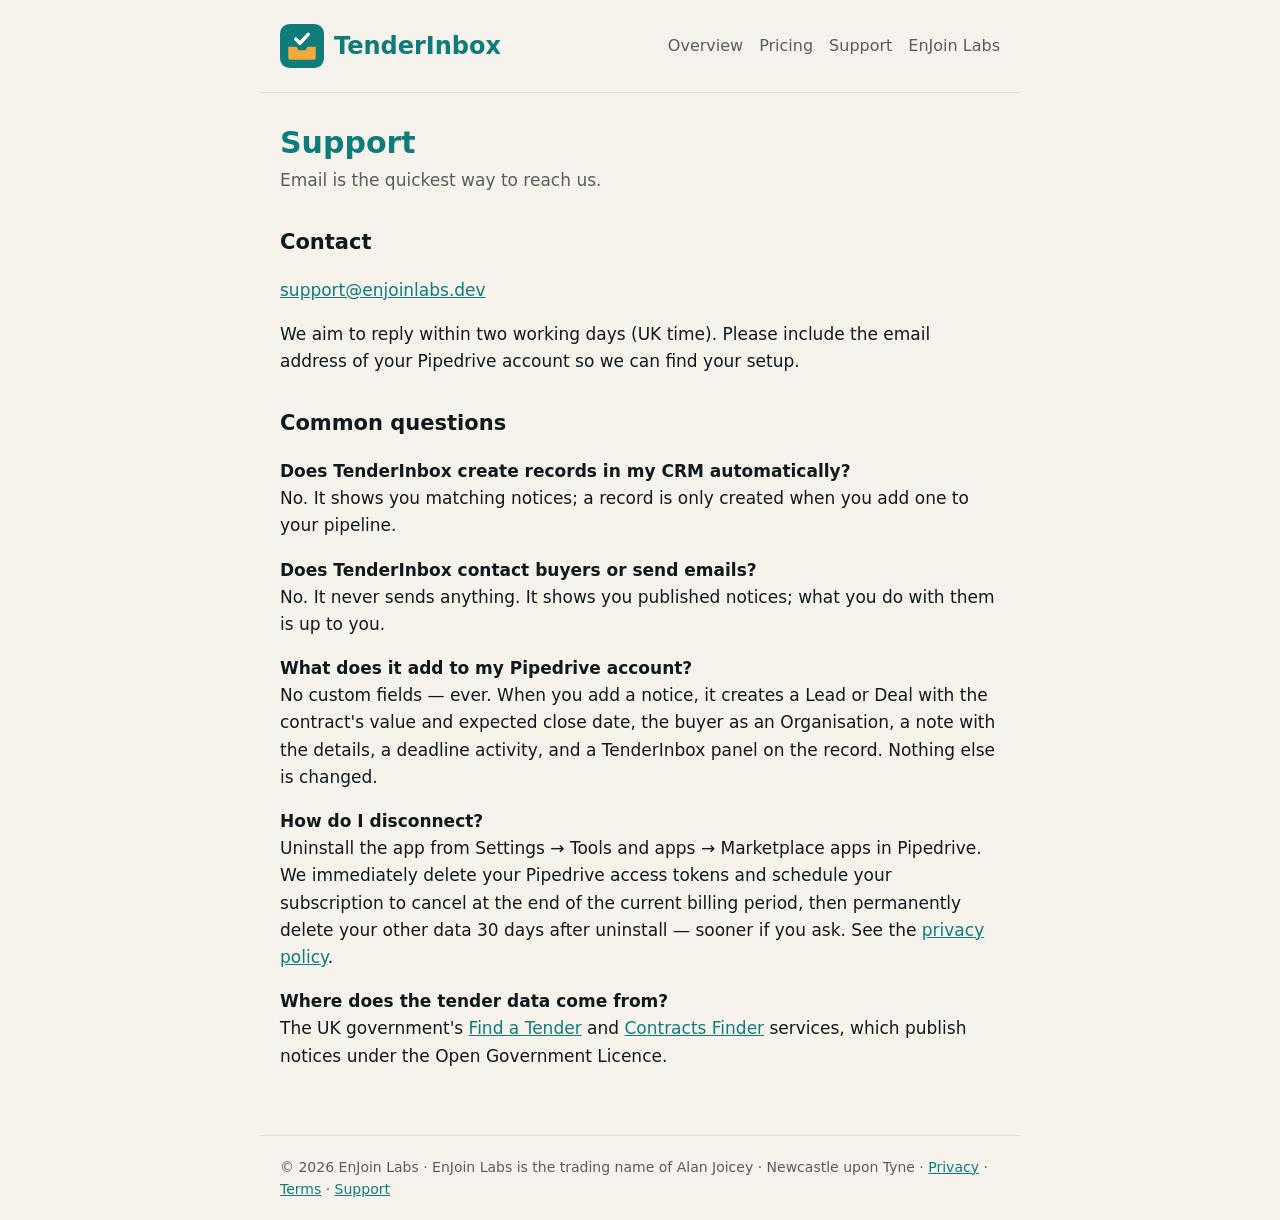
<file: tenderinbox/support/index.html>
<!doctype html>
<html lang="en-GB">
<head>
<meta charset="utf-8">
<meta name="viewport" content="width=device-width,initial-scale=1">
<title>Support — TenderInbox</title>
<meta name="description" content="TenderInbox support: email support@enjoinlabs.dev and answers to common questions about the Pipedrive app.">
<link rel="stylesheet" href="/site.css">
<link rel="icon" href="/assets/brand/tenderinbox/favicon.ico" sizes="any">
<link rel="icon" href="/assets/brand/tenderinbox/tenderinbox-icon.svg" type="image/svg+xml">
<link rel="apple-touch-icon" href="/assets/brand/tenderinbox/apple-touch-icon.png">
<meta property="og:type" content="website">
<meta property="og:site_name" content="TenderInbox">
<meta property="og:title" content="Support — TenderInbox">
<meta property="og:description" content="Email support@enjoinlabs.dev and answers to common questions about the TenderInbox Pipedrive app.">
<meta property="og:url" content="https://enjoinlabs.dev/tenderinbox/support/">
<meta property="og:image" content="https://enjoinlabs.dev/assets/brand/tenderinbox/tenderinbox-icon-512.png">
<meta name="twitter:card" content="summary">
<meta name="twitter:title" content="Support — TenderInbox">
<meta name="twitter:description" content="Email support@enjoinlabs.dev and answers to common questions about the TenderInbox Pipedrive app.">
<meta name="twitter:image" content="https://enjoinlabs.dev/assets/brand/tenderinbox/tenderinbox-icon-512.png">
</head>
<body>
<header>
  <a class="brand" href="/tenderinbox/"><img class="brand-icon" src="/assets/brand/tenderinbox/tenderinbox-icon.svg" alt=""><span>TenderInbox</span></a>
  <nav><a href="/tenderinbox/">Overview</a><a href="/tenderinbox/pricing/">Pricing</a><a href="/tenderinbox/support/">Support</a><a href="/">EnJoin Labs</a></nav>
</header>
<main>
  <h1>Support</h1>
  <p class="lede">Email is the quickest way to reach us.</p>

  <h2>Contact</h2>
  <p><a href="mailto:support@enjoinlabs.dev">support@enjoinlabs.dev</a></p>
  <p>We aim to reply within two working days (UK time). Please include the email address of your Pipedrive account so we can find your setup.</p>

  <h2>Common questions</h2>
  <p><strong>Does TenderInbox create records in my CRM automatically?</strong><br>No. It shows you matching notices; a record is only created when you add one to your pipeline.</p>
  <p><strong>Does TenderInbox contact buyers or send emails?</strong><br>No. It never sends anything. It shows you published notices; what you do with them is up to you.</p>
  <p><strong>What does it add to my Pipedrive account?</strong><br>No custom fields — ever. When you add a notice, it creates a Lead or Deal with the contract's value and expected close date, the buyer as an Organisation, a note with the details, a deadline activity, and a TenderInbox panel on the record. Nothing else is changed.</p>
  <p><strong>How do I disconnect?</strong><br>Uninstall the app from Settings → Tools and apps → Marketplace apps in Pipedrive. We immediately delete your Pipedrive access tokens and schedule your subscription to cancel at the end of the current billing period, then permanently delete your other data 30 days after uninstall — sooner if you ask. See the <a href="/privacy/">privacy policy</a>.</p>
  <p><strong>Where does the tender data come from?</strong><br>The UK government's <a href="https://www.find-tender.service.gov.uk/" rel="noopener">Find a Tender</a> and <a href="https://www.contractsfinder.service.gov.uk/" rel="noopener">Contracts Finder</a> services, which publish notices under the Open Government Licence.</p>
</main>
<footer>© 2026 EnJoin Labs · EnJoin Labs is the trading name of Alan Joicey · <!-- address:start -->Newcastle upon Tyne<!-- address:end --> · <a href="/privacy/">Privacy</a> · <a href="/terms/">Terms</a> · <a href="/support/">Support</a></footer>
</body>
</html>
</file>
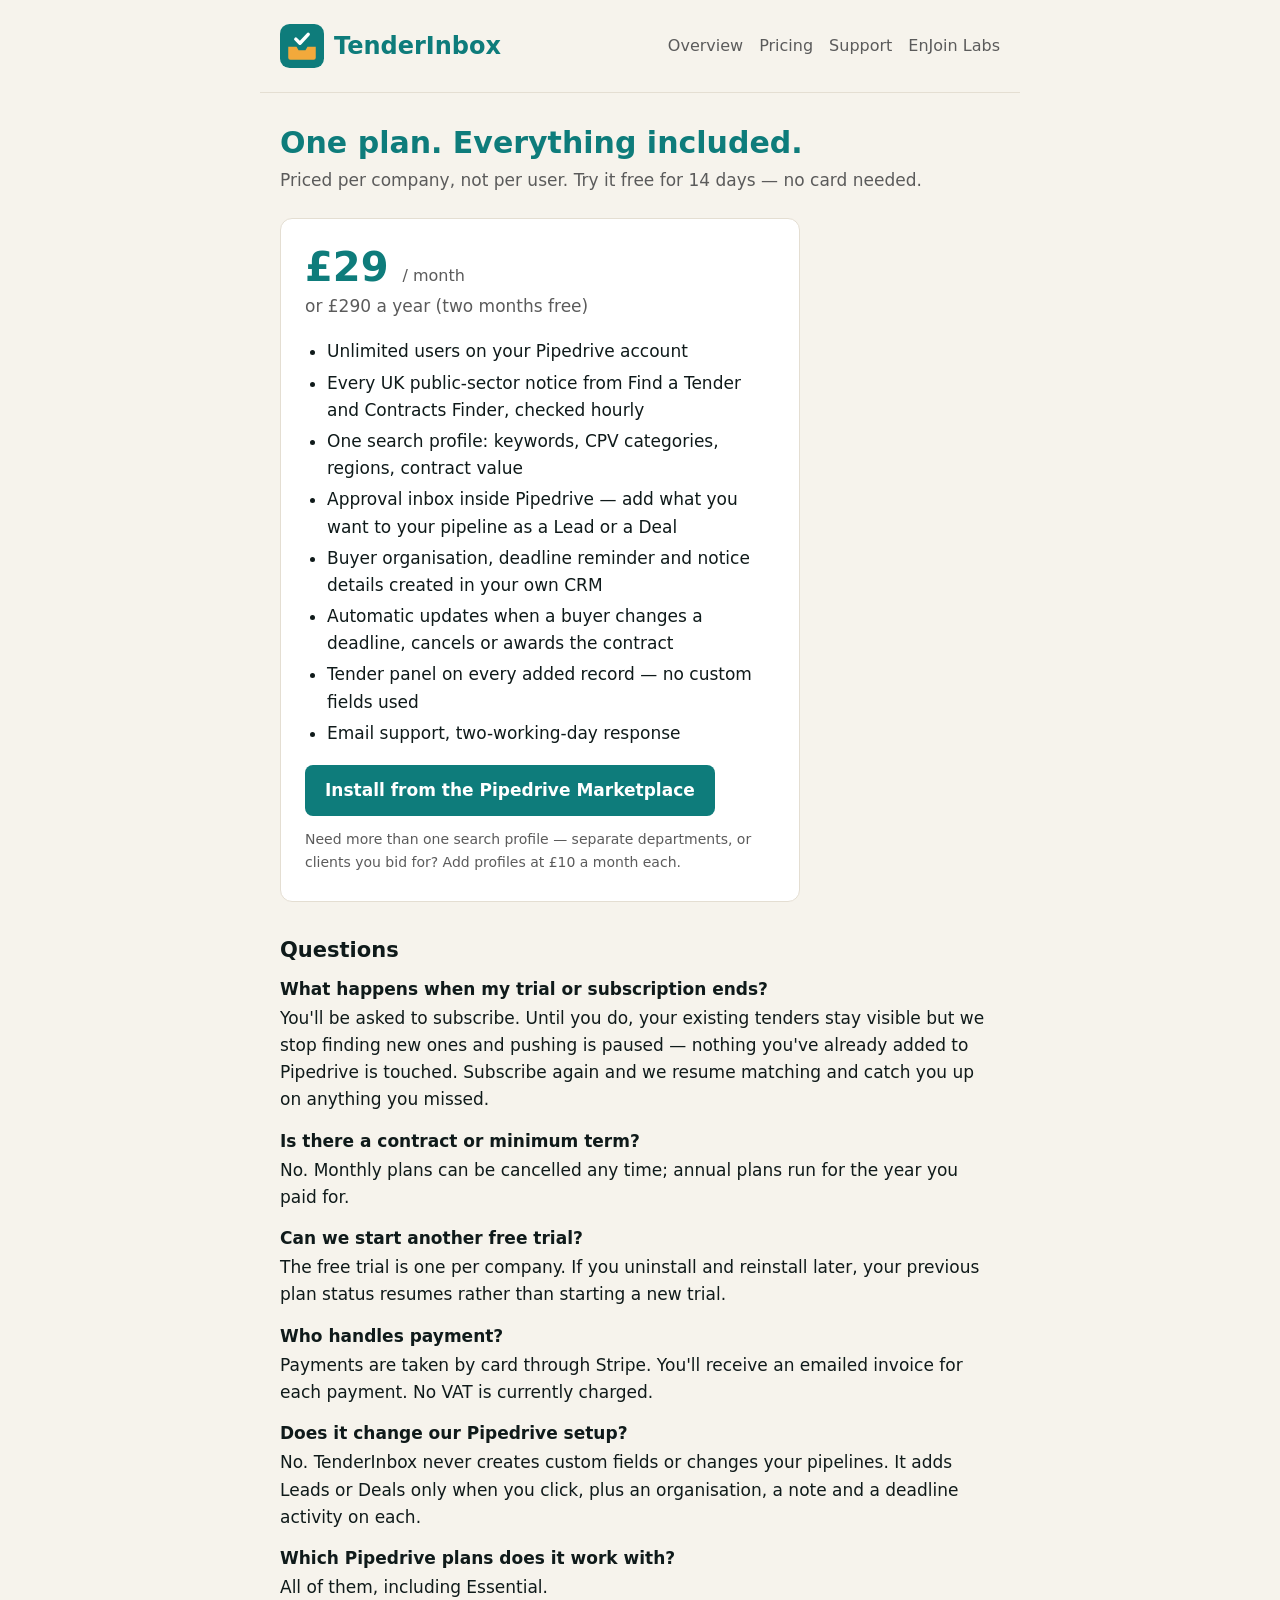
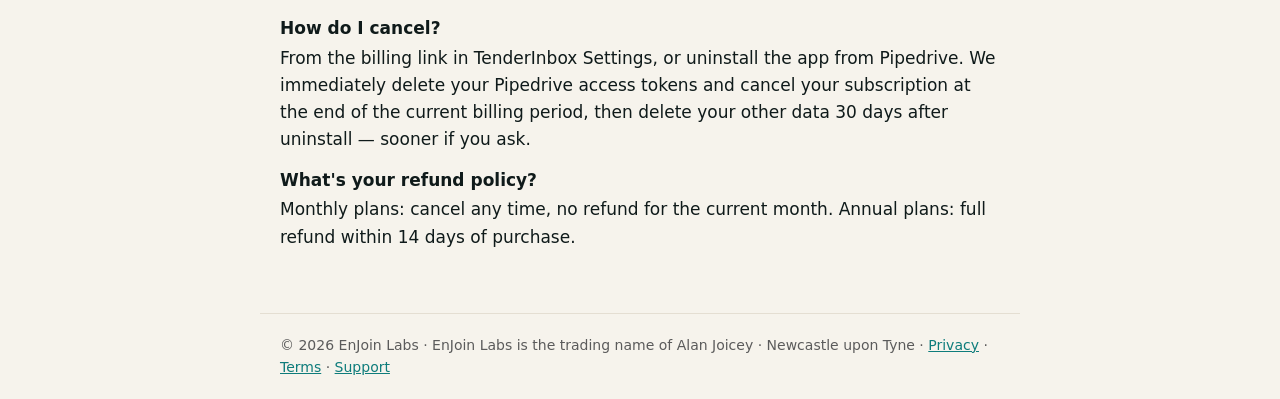
<file: pricing.html>
<!doctype html>
<html lang="en-GB">
<head>
<meta charset="utf-8">
<!--
  Redirect stub. This file keeps the externally-registered URLs /pricing.html
  and /pricing working after the move to /tenderinbox/pricing/.
  GitHub Pages serves this file for BOTH /pricing.html and the extensionless
  /pricing (the live site's nav already used extensionless URLs successfully,
  which confirms Pages resolves /pricing -> pricing.html). A separate
  pricing/index.html is therefore unnecessary and would collide with this file.
-->
<meta name="viewport" content="width=device-width,initial-scale=1">
<meta name="robots" content="noindex">
<meta http-equiv="refresh" content="0; url=/tenderinbox/pricing/">
<link rel="canonical" href="https://enjoinlabs.dev/tenderinbox/pricing/">
<title>Redirecting to TenderInbox pricing</title>
</head>
<body>
<p>This page has moved to <a href="/tenderinbox/pricing/">/tenderinbox/pricing/</a>.</p>
</body>
</html>
</file>
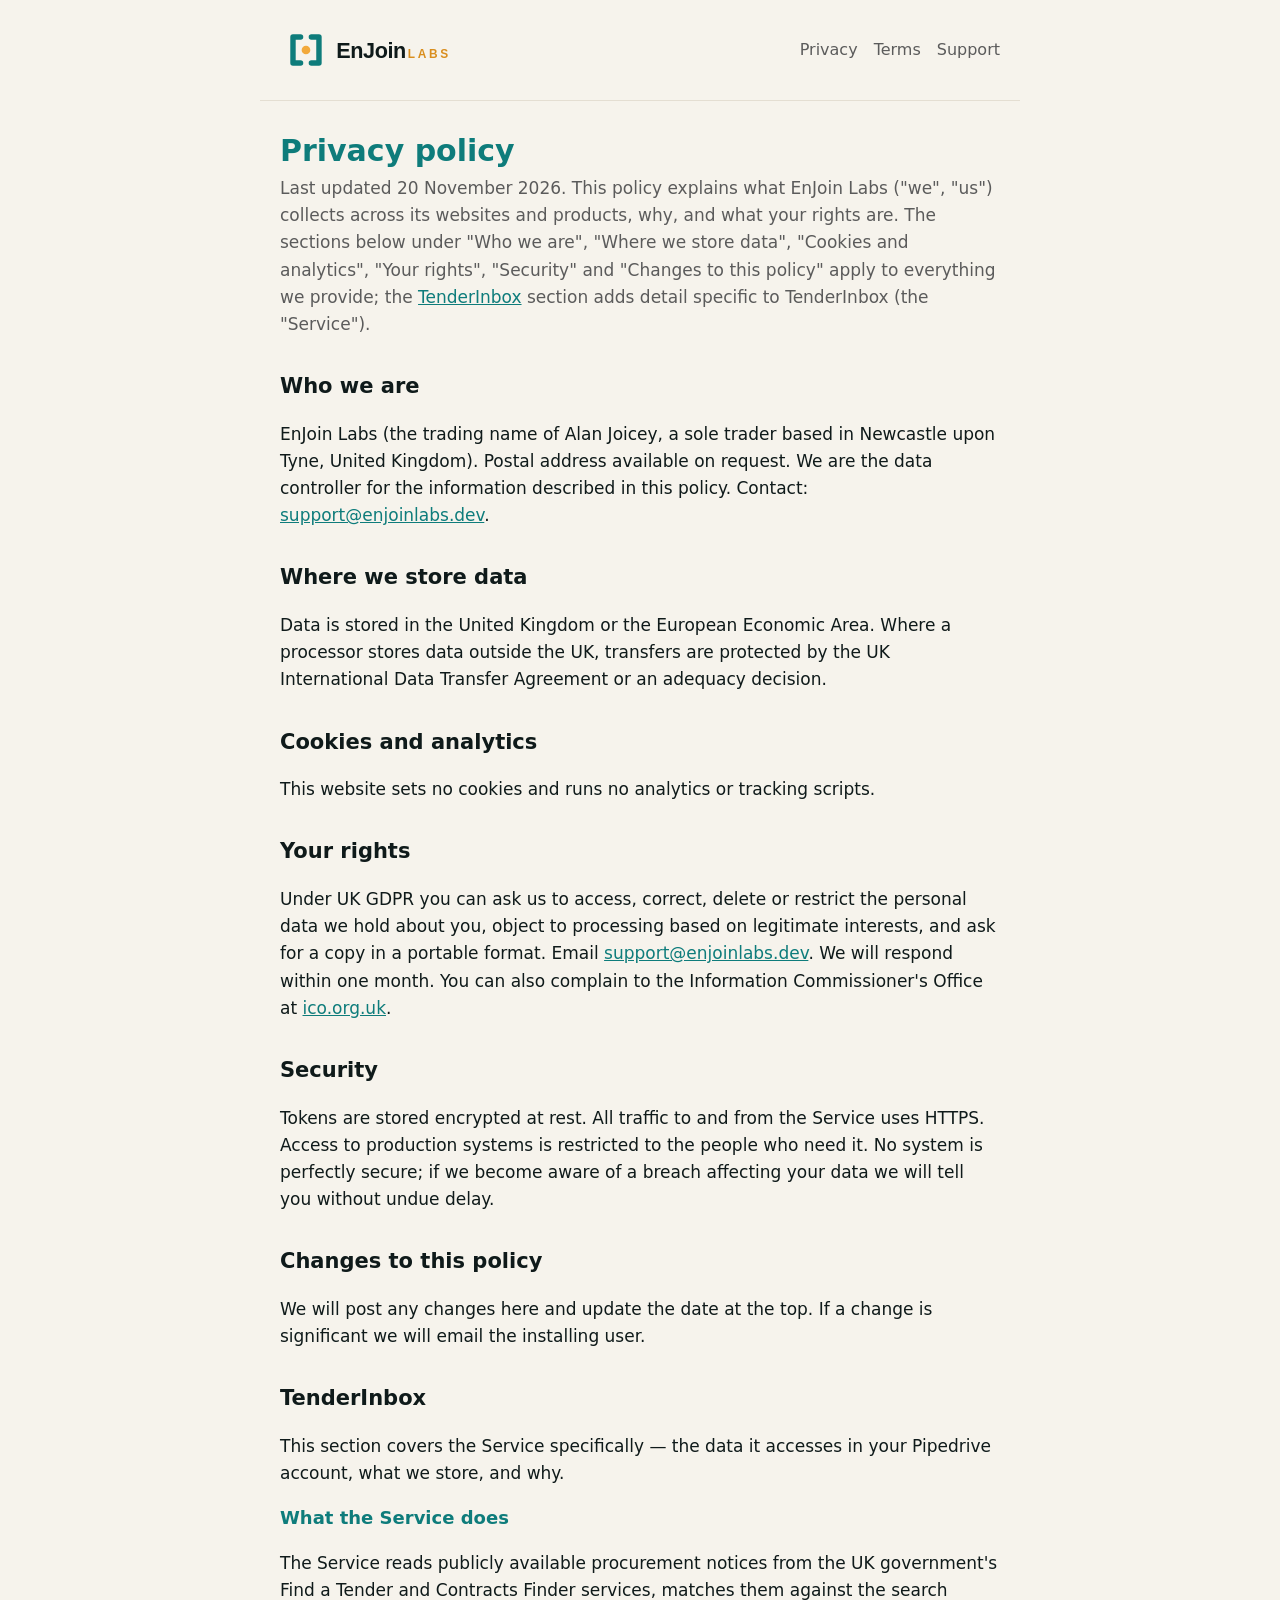
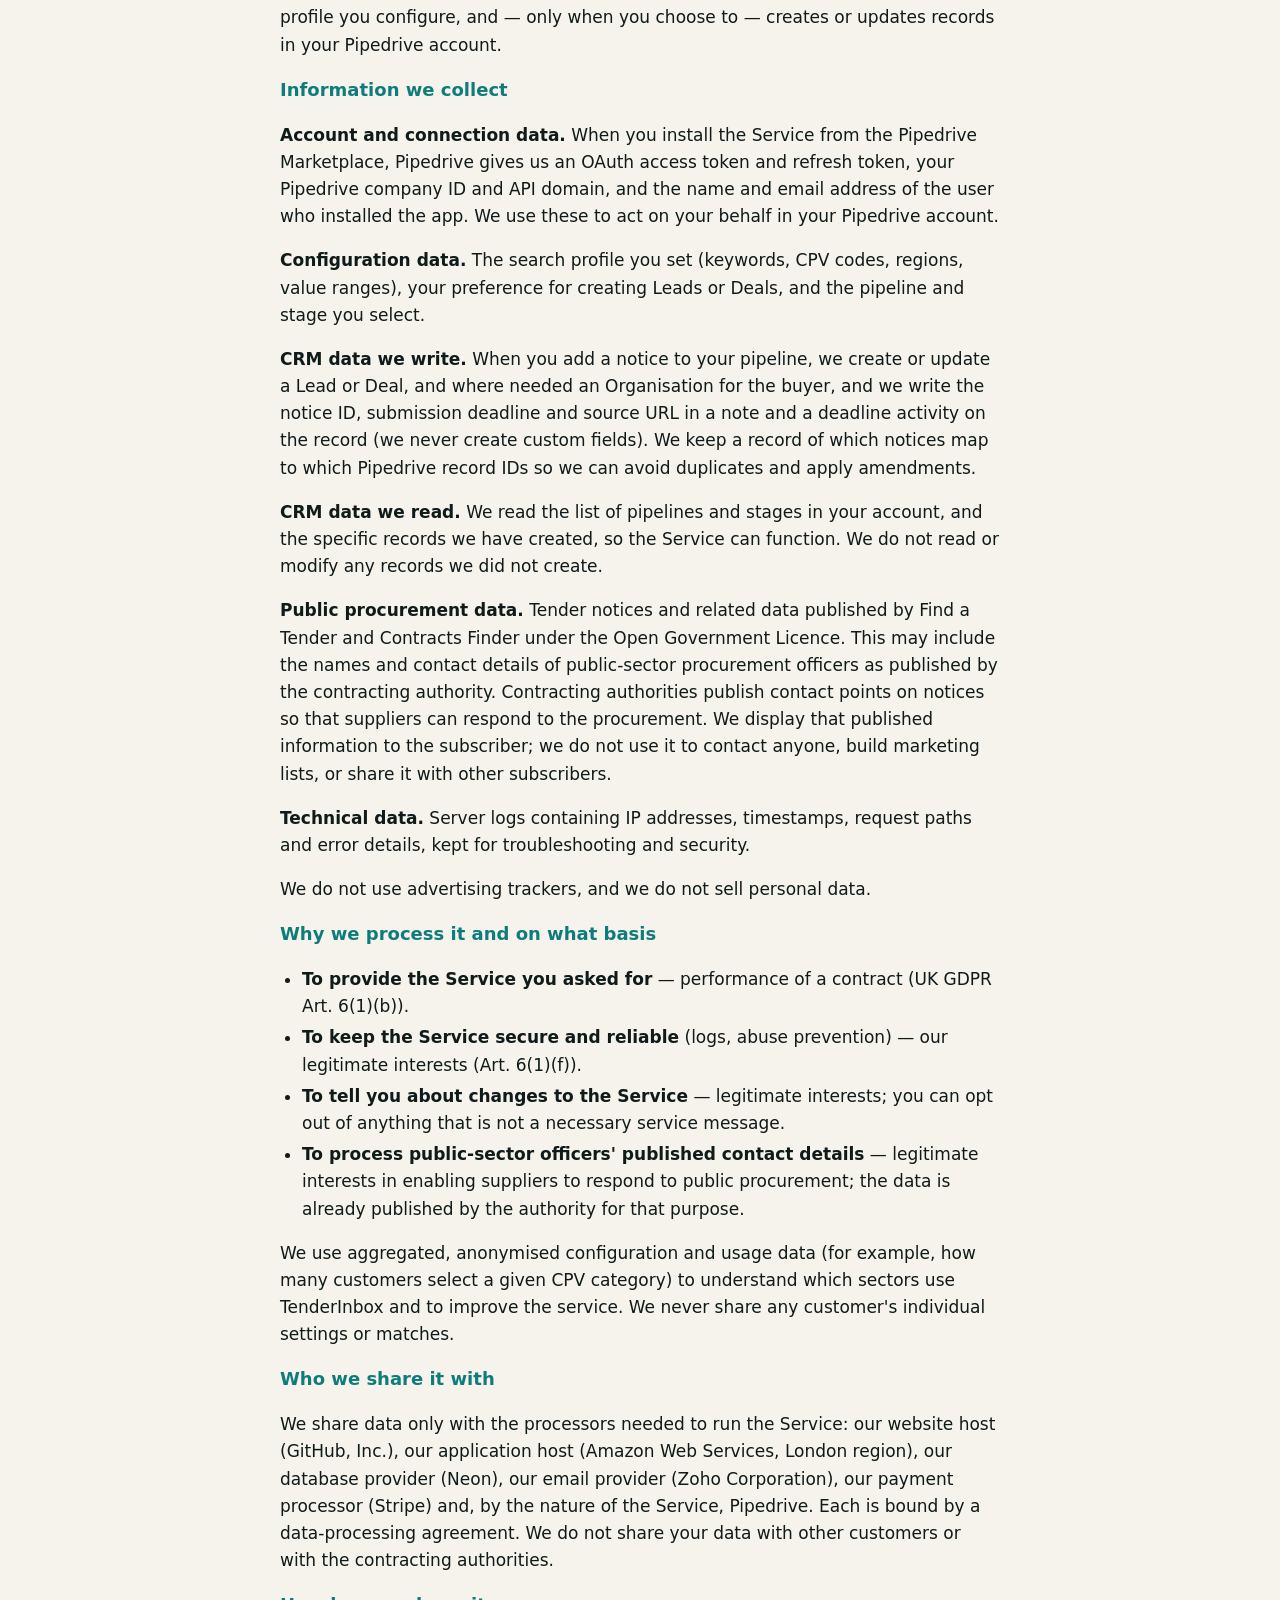
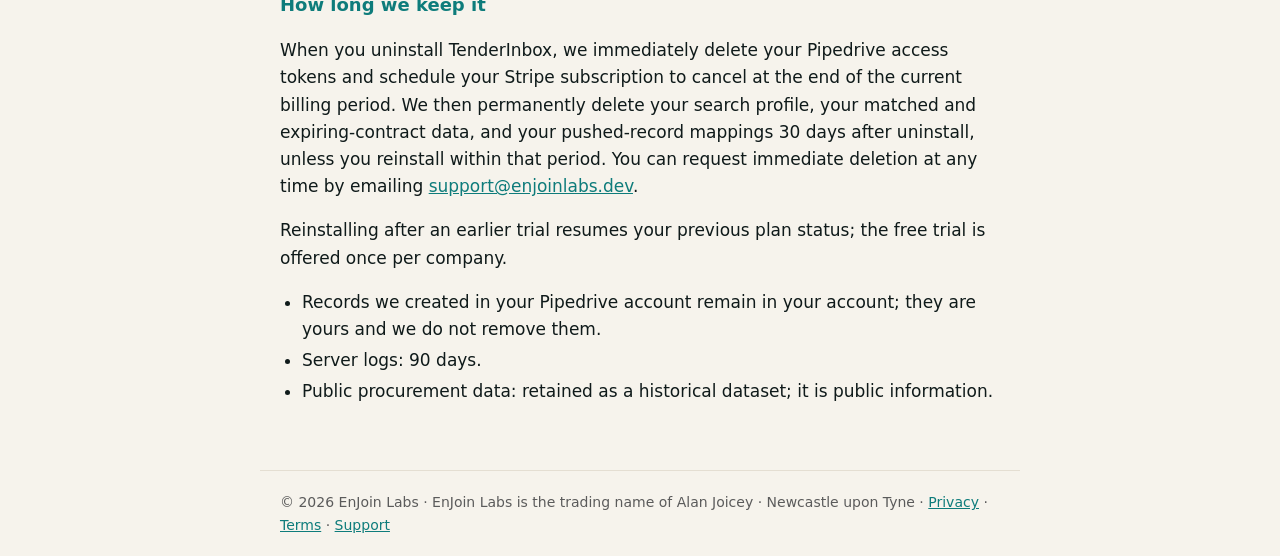
<file: privacy.html>
<!doctype html>
<html lang="en-GB">
<head>
<meta charset="utf-8">
<!--
  Redirect stub. Keeps /privacy.html and /privacy working after the move to
  /privacy/. GitHub Pages serves this file for both /privacy.html and the
  extensionless /privacy.
-->
<meta name="viewport" content="width=device-width,initial-scale=1">
<meta name="robots" content="noindex">
<meta http-equiv="refresh" content="0; url=/privacy/">
<link rel="canonical" href="https://enjoinlabs.dev/privacy/">
<title>Redirecting to privacy policy</title>
</head>
<body>
<p>This page has moved to <a href="/privacy/">/privacy/</a>.</p>
</body>
</html>
</file>
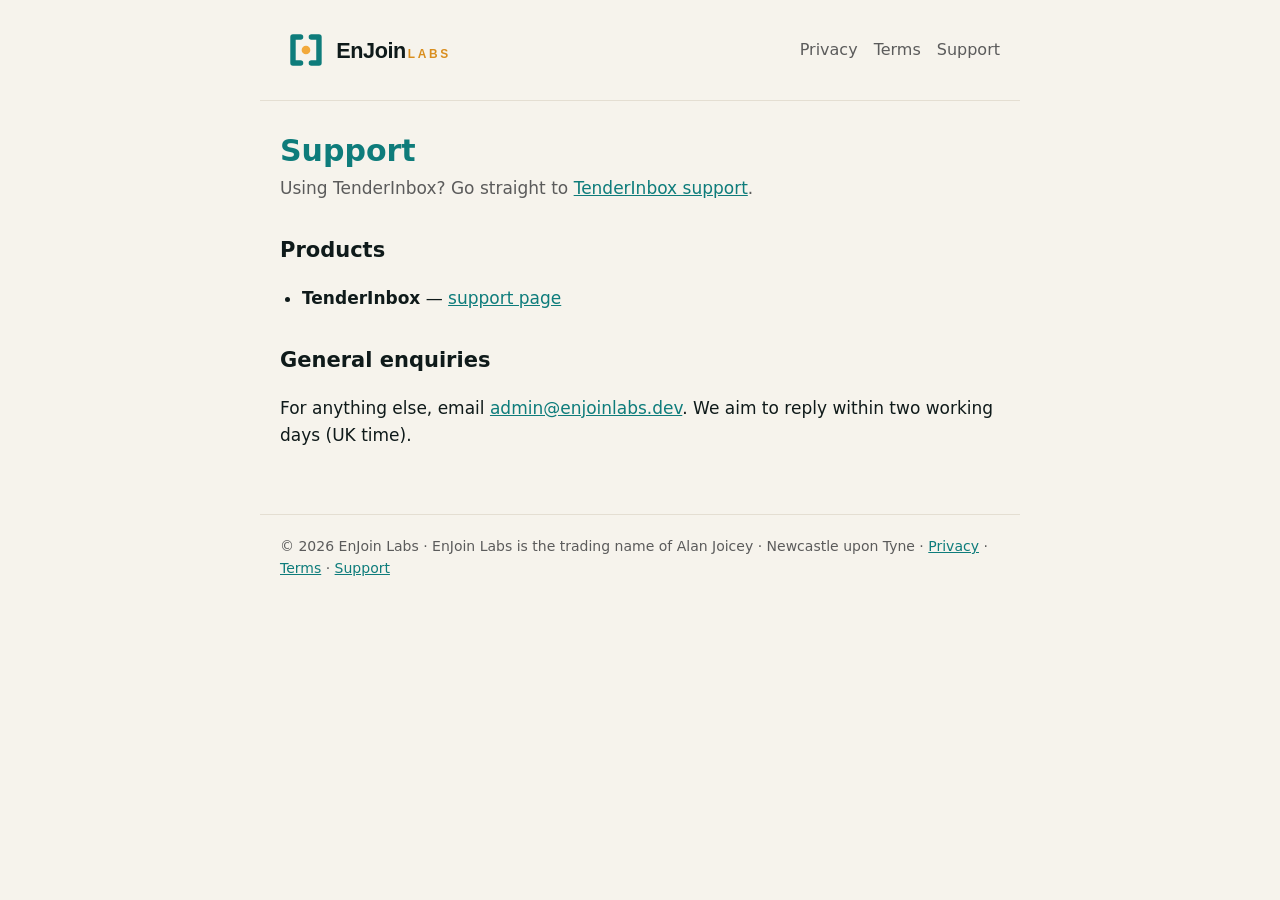
<file: support.html>
<!doctype html>
<html lang="en-GB">
<head>
<meta charset="utf-8">
<!--
  Redirect stub. Keeps /support.html and /support working after the move to
  the company support page at /support/. GitHub Pages serves this file for both
  /support.html and the extensionless /support. The target /support/ links
  straight to TenderInbox support in its first line.
-->
<meta name="viewport" content="width=device-width,initial-scale=1">
<meta name="robots" content="noindex">
<meta http-equiv="refresh" content="0; url=/support/">
<link rel="canonical" href="https://enjoinlabs.dev/support/">
<title>Redirecting to support</title>
</head>
<body>
<p>This page has moved to <a href="/support/">/support/</a>.</p>
</body>
</html>
</file>
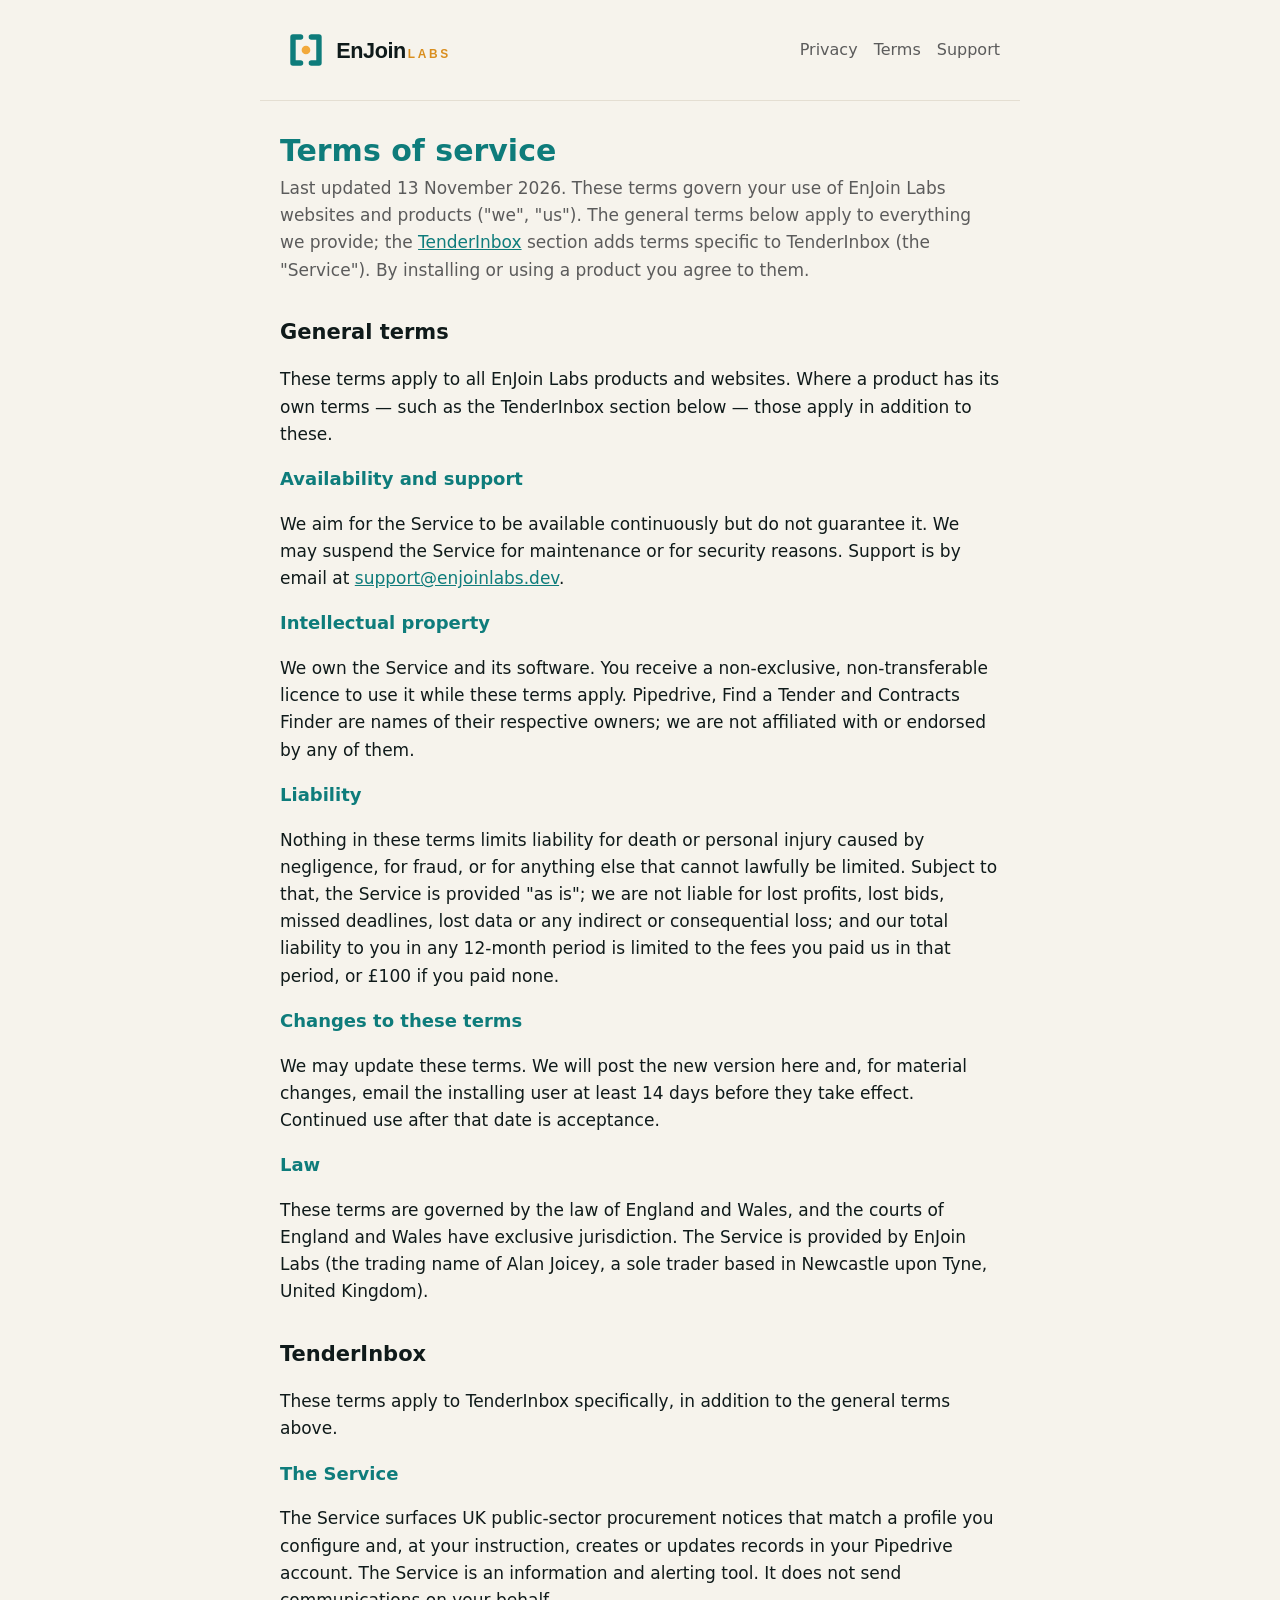
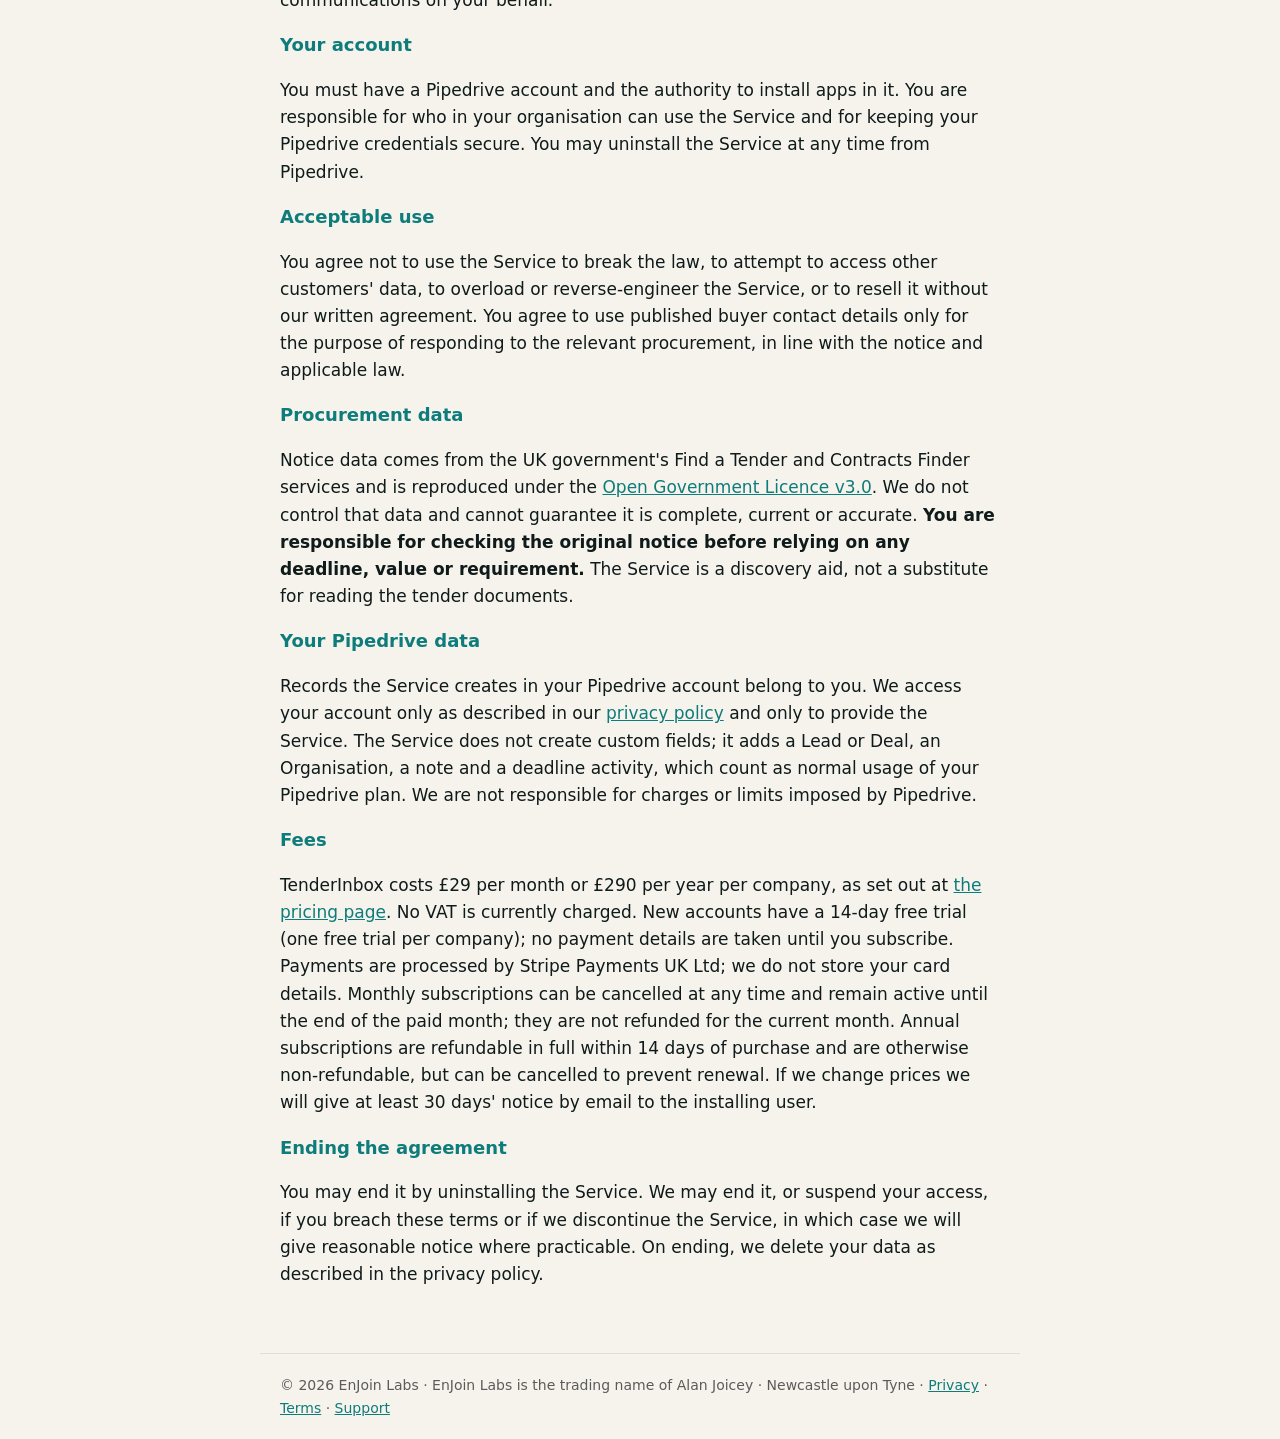
<file: terms.html>
<!doctype html>
<html lang="en-GB">
<head>
<meta charset="utf-8">
<!--
  Redirect stub. Keeps /terms.html and /terms working after the move to
  /terms/. GitHub Pages serves this file for both /terms.html and the
  extensionless /terms.
-->
<meta name="viewport" content="width=device-width,initial-scale=1">
<meta name="robots" content="noindex">
<meta http-equiv="refresh" content="0; url=/terms/">
<link rel="canonical" href="https://enjoinlabs.dev/terms/">
<title>Redirecting to terms of service</title>
</head>
<body>
<p>This page has moved to <a href="/terms/">/terms/</a>.</p>
</body>
</html>
</file>
<file: site.css>
:root{
  --teal:#0E7C7B;       /* solid teal for buttons (same in both modes) */
  --teal-text:#0E7C7B;  /* teal for headings/brand text; lightens in dark */
  --amber:#F2A93B;
  --amber-dark:#D98E1E; /* link/accent colour on light backgrounds (contrast) */
  --ink:#0F1A1A;        /* body text */
  --paper:#F6F3EC;      /* warm off-white page background */
  --muted:#5b5b5b;
  --rule:#e4ded2;       /* hairline / card + header + footer borders */
  --card-bg:#fff;
  --bg:var(--paper);
  --link:#0E7C7B;       /* teal: body links on paper, passes AA (amber-dark failed) */
  --accent:var(--amber-dark); /* legacy var name kept for inline product styles */
}
@media (prefers-color-scheme:dark){
  :root{
    --ink:#F6F3EC;
    --paper:#0F1A1A;
    --bg:#0F1A1A;
    --muted:#B8C2C2;
    --rule:#223333;       /* dark card/header/footer border */
    --card-bg:#162424;
    --teal-text:#3FA9A8;  /* lighter teal so text/links pass contrast on dark */
    --link:#F2A93B;       /* amber (not dark amber) for contrast on dark */
  }
}
*{box-sizing:border-box}
body{margin:0;background:var(--bg);color:var(--ink);font:17px/1.6 Inter,system-ui,-apple-system,"Segoe UI",Roboto,sans-serif}
header,main,footer{max-width:760px;margin:0 auto;padding:0 20px}
header{padding-top:24px;padding-bottom:24px;border-bottom:1px solid var(--rule);display:flex;justify-content:space-between;align-items:center;flex-wrap:wrap;gap:8px 16px}
header a.brand{display:inline-flex;align-items:center;gap:10px;font-weight:700;color:var(--teal-text);text-decoration:none;font-size:1.5rem}
header a.brand img{display:block}
.logo{height:52px;width:auto}
.brand-icon{height:44px;width:44px}
nav a{color:var(--muted);text-decoration:none;margin-left:16px;font-size:1rem}
nav a:first-child{margin-left:0}
nav a:hover{color:var(--teal-text)}
main{padding:32px 20px 48px}
h1{font-size:30px;line-height:1.2;margin:0 0 6px;color:var(--teal-text)}
h2{font-size:21px;margin:32px 0 8px;color:var(--ink)}
h3{margin:0 0 4px;font-size:18px;color:var(--teal-text)}
p.lede{color:var(--muted);margin-top:0}
footer{border-top:1px solid var(--rule);padding:20px;color:var(--muted);font-size:14px}
a{color:var(--link)}
ul{padding-left:22px}
li{margin:4px 0}
.note{border-left:3px solid var(--teal);padding:8px 14px;background:rgba(14,124,123,.07);margin:16px 0}
.btn{display:inline-block;background:var(--teal);color:#fff;text-decoration:none;padding:12px 20px;border-radius:8px;font-weight:600}
.btn:hover{opacity:.92}
.card{display:flex;gap:16px;align-items:flex-start;border:1px solid var(--rule);border-radius:12px;padding:20px 22px;margin:18px 0;max-width:560px;background:var(--card-bg)}
.card img{height:48px;width:48px;flex:none}
.card .card-body{min-width:0}
.card p{margin:0 0 10px;color:var(--muted)}
.card a{font-weight:600}
</file>
